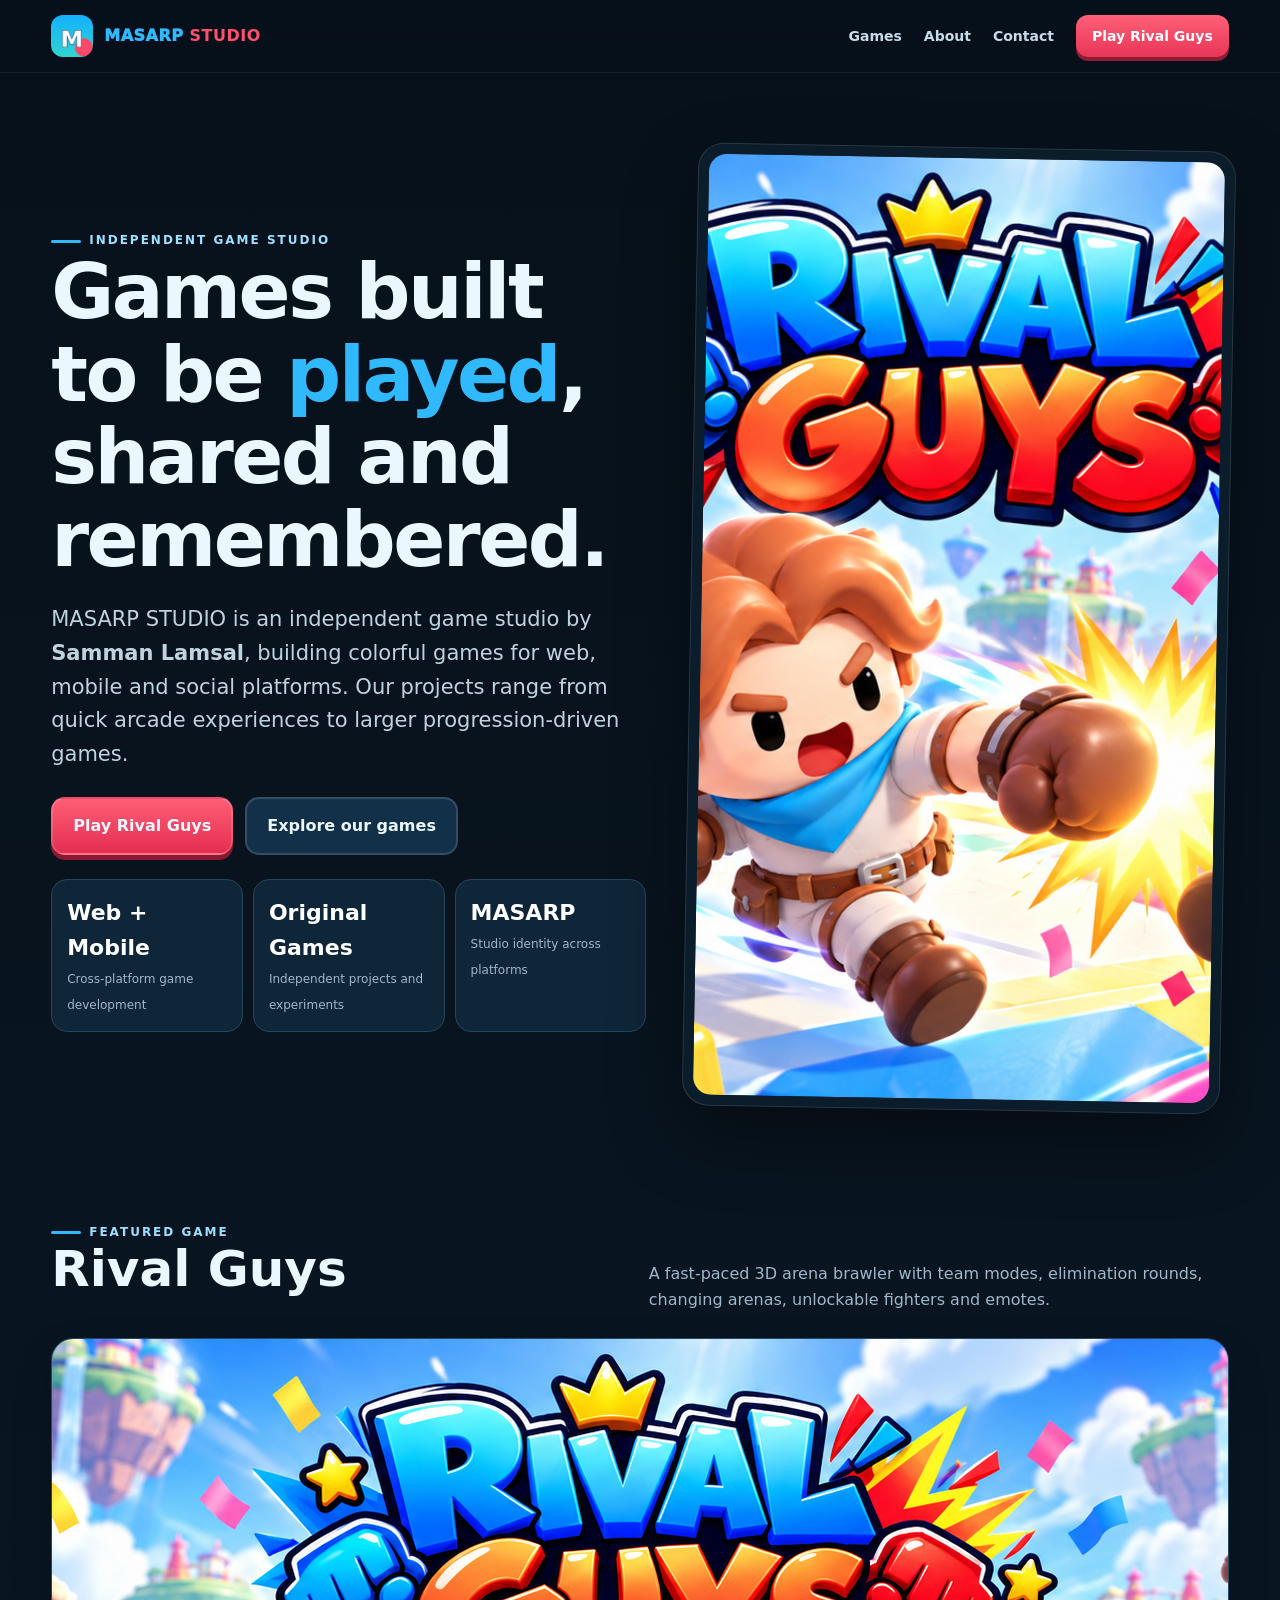
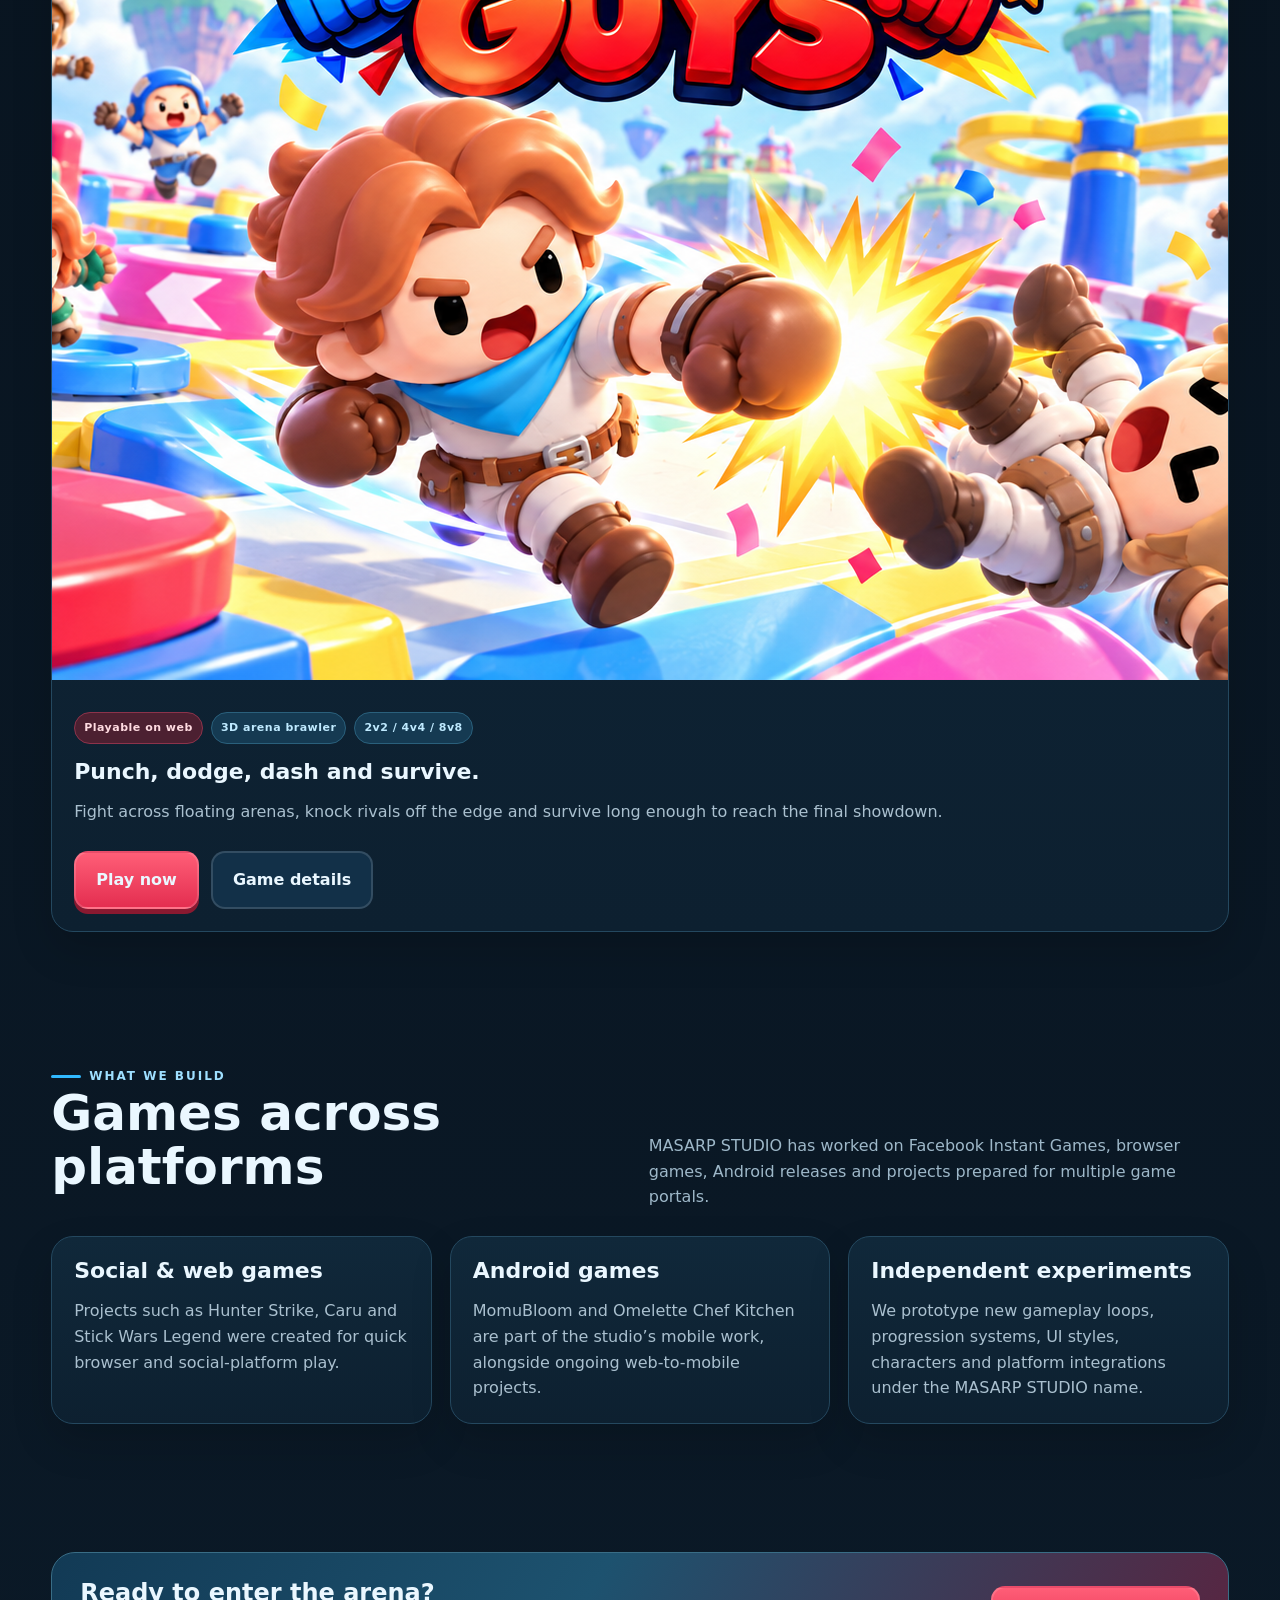
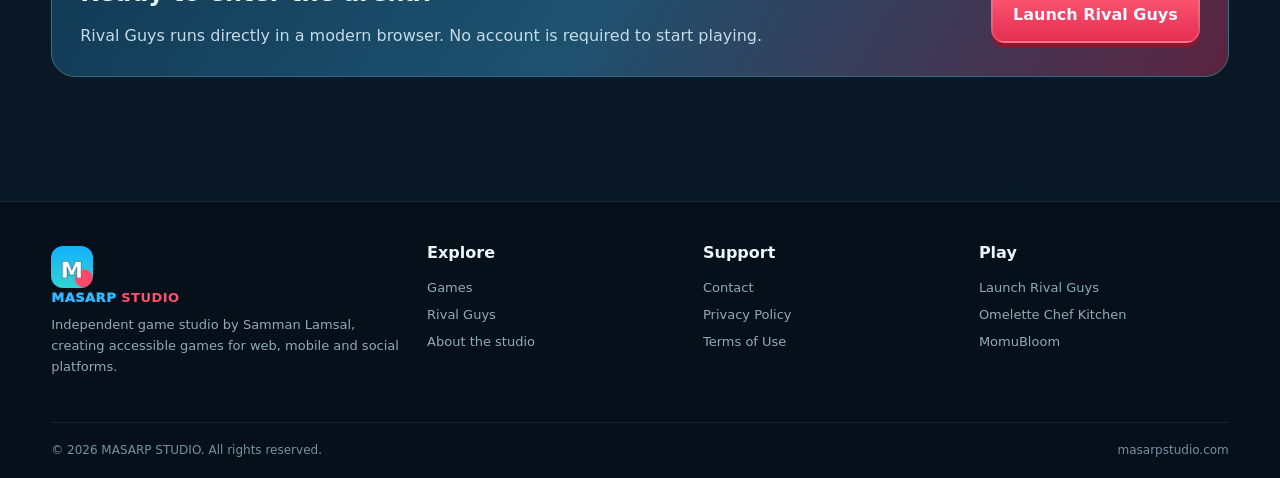
<file: index.html>
<!doctype html>
<html lang="en">
<head>
<meta charset="utf-8">
<meta name="viewport" content="width=device-width,initial-scale=1">
<title>MASARP STUDIO — Indie Games by Samman Lamsal</title>
<meta name="description" content="MASARP STUDIO by Samman Lamsal creates original web, mobile and social games including Rival Guys, Hunter Strike, Caru and Omelette Chef Kitchen.">
<meta name="robots" content="index,follow,max-image-preview:large,max-snippet:-1,max-video-preview:-1">
<link rel="canonical" href="https://masarpstudio.com/">
<meta property="og:type" content="website">
<meta property="og:site_name" content="MASARP STUDIO">
<meta property="og:title" content="MASARP STUDIO — Indie Games by Samman Lamsal">
<meta property="og:description" content="MASARP STUDIO by Samman Lamsal creates original web, mobile and social games including Rival Guys, Hunter Strike, Caru and Omelette Chef Kitchen.">
<meta property="og:url" content="https://masarpstudio.com/">
<meta property="og:image" content="https://masarpstudio.com/site-assets/rival-guys-landscape.png">
<meta name="twitter:card" content="summary_large_image">
<meta name="twitter:title" content="MASARP STUDIO — Indie Games by Samman Lamsal">
<meta name="twitter:description" content="MASARP STUDIO by Samman Lamsal creates original web, mobile and social games including Rival Guys, Hunter Strike, Caru and Omelette Chef Kitchen.">
<meta name="twitter:image" content="https://masarpstudio.com/site-assets/rival-guys-landscape.png">
<meta name="theme-color" content="#07111b">
<link rel="icon" href="favicon.ico" sizes="any">
<link rel="icon" type="image/png" href="favicon-48.png" sizes="48x48">
<link rel="apple-touch-icon" href="apple-touch-icon.png">
<link rel="manifest" href="site.webmanifest">
<link rel="stylesheet" href="site-css/site.css">
<script type="application/ld+json">{
"@context":"https://schema.org","@graph":[
{"@type":"Organization","@id":"https://masarpstudio.com/#organization","name":"MASARP STUDIO","url":"https://masarpstudio.com/","logo":"https://masarpstudio.com/site-assets/masarp-logo-512.png","founder":{"@type":"Person","name":"Samman Lamsal"},"email":"mailto:sammanlamsal31@gmail.com"},
{"@type":"WebSite","@id":"https://masarpstudio.com/#website","url":"https://masarpstudio.com/","name":"MASARP STUDIO","publisher":{"@id":"https://masarpstudio.com/#organization"}}
]}</script>
</head><body><a class="skip" href="#main">Skip to content</a>
<header class="site-header"><div class="wrap nav">
<a class="logo" href="index.html" aria-label="MASARP STUDIO home"><img src="site-assets/masarp-logo-192.png" alt="MASARP STUDIO logo"><div><span>MASARP</span> <b>STUDIO</b></div></a>
<nav class="nav-links" aria-label="Main navigation"><a href="games.html">Games</a><a href="about.html">About</a><a href="contact.html">Contact</a><a class="nav-cta" href="rival-guys.html">Play Rival Guys</a></nav>
</div></header><main id="main">
<div class="wrap hero"><div><div class="eyebrow">Independent game studio</div><h1>Games built to be <span class="accent">played</span>, shared and remembered.</h1><p class="lead">MASARP STUDIO is an independent game studio by <strong>Samman Lamsal</strong>, building colorful games for web, mobile and social platforms. Our projects range from quick arcade experiences to larger progression-driven games.</p><div class="hero-actions"><a class="btn primary" href="rival-guys.html">Play Rival Guys</a><a class="btn secondary" href="games.html">Explore our games</a></div><div class="stats"><div class="stat"><b>Web + Mobile</b><span>Cross-platform game development</span></div><div class="stat"><b>Original Games</b><span>Independent projects and experiments</span></div><div class="stat"><b>MASARP</b><span>Studio identity across platforms</span></div></div></div><div class="hero-card"><img src="site-assets/rival-guys-landscape.png" width="1672" height="941" alt="Rival Guys colorful floating arena battle"></div></div>
<section><div class="wrap"><div class="section-head"><div><div class="eyebrow">Featured game</div><h2>Rival Guys</h2></div><p>A fast-paced 3D arena brawler with team modes, elimination rounds, changing arenas, unlockable fighters and emotes.</p></div><article class="card game-card"><img src="site-assets/rival-guys-landscape.png" width="1672" height="941" alt="Rival Guys game cover"><div class="body"><div class="tag-row"><span class="tag hot">Playable on web</span><span class="tag">3D arena brawler</span><span class="tag">2v2 / 4v4 / 8v8</span></div><h3>Punch, dodge, dash and survive.</h3><p>Fight across floating arenas, knock rivals off the edge and survive long enough to reach the final showdown.</p><div class="actions"><a class="btn primary" href="play-rival-guys.html">Play now</a><a class="btn secondary" href="rival-guys.html">Game details</a></div></div></article></div></section>
<section><div class="wrap"><div class="section-head"><div><div class="eyebrow">What we build</div><h2>Games across platforms</h2></div><p>MASARP STUDIO has worked on Facebook Instant Games, browser games, Android releases and projects prepared for multiple game portals.</p></div><div class="cards"><div class="card"><h3>Social & web games</h3><p>Projects such as Hunter Strike, Caru and Stick Wars Legend were created for quick browser and social-platform play.</p></div><div class="card"><h3>Android games</h3><p>MomuBloom and Omelette Chef Kitchen are part of the studio’s mobile work, alongside ongoing web-to-mobile projects.</p></div><div class="card"><h3>Independent experiments</h3><p>We prototype new gameplay loops, progression systems, UI styles, characters and platform integrations under the MASARP STUDIO name.</p></div></div></div></section>
<section><div class="wrap play-banner"><div><h2>Ready to enter the arena?</h2><p>Rival Guys runs directly in a modern browser. No account is required to start playing.</p></div><a class="btn primary" href="play-rival-guys.html">Launch Rival Guys</a></div></section>
</main><footer class="site-footer"><div class="wrap footer-grid">
<div><a class="logo" href="index.html"><img src="site-assets/masarp-logo-192.png" alt=""><div><span>MASARP</span> <b>STUDIO</b></div></a><p>Independent game studio by Samman Lamsal, creating accessible games for web, mobile and social platforms.</p></div>
<div><h4>Explore</h4><a href="games.html">Games</a><a href="rival-guys.html">Rival Guys</a><a href="about.html">About the studio</a></div>
<div><h4>Support</h4><a href="contact.html">Contact</a><a href="privacy.html">Privacy Policy</a><a href="terms.html">Terms of Use</a></div>
<div><h4>Play</h4><a href="play-rival-guys.html">Launch Rival Guys</a><a href="https://play.google.com/store/apps/details?id=com.Masarp.Omletter" rel="noopener">Omelette Chef Kitchen</a><a href="https://play.google.com/store/apps/details?id=com.masarpstudio.momubloom" rel="noopener">MomuBloom</a></div>
</div><div class="wrap footer-bottom"><span>© 2026 MASARP STUDIO. All rights reserved.</span><span>masarpstudio.com</span></div></footer></body></html>
</file>
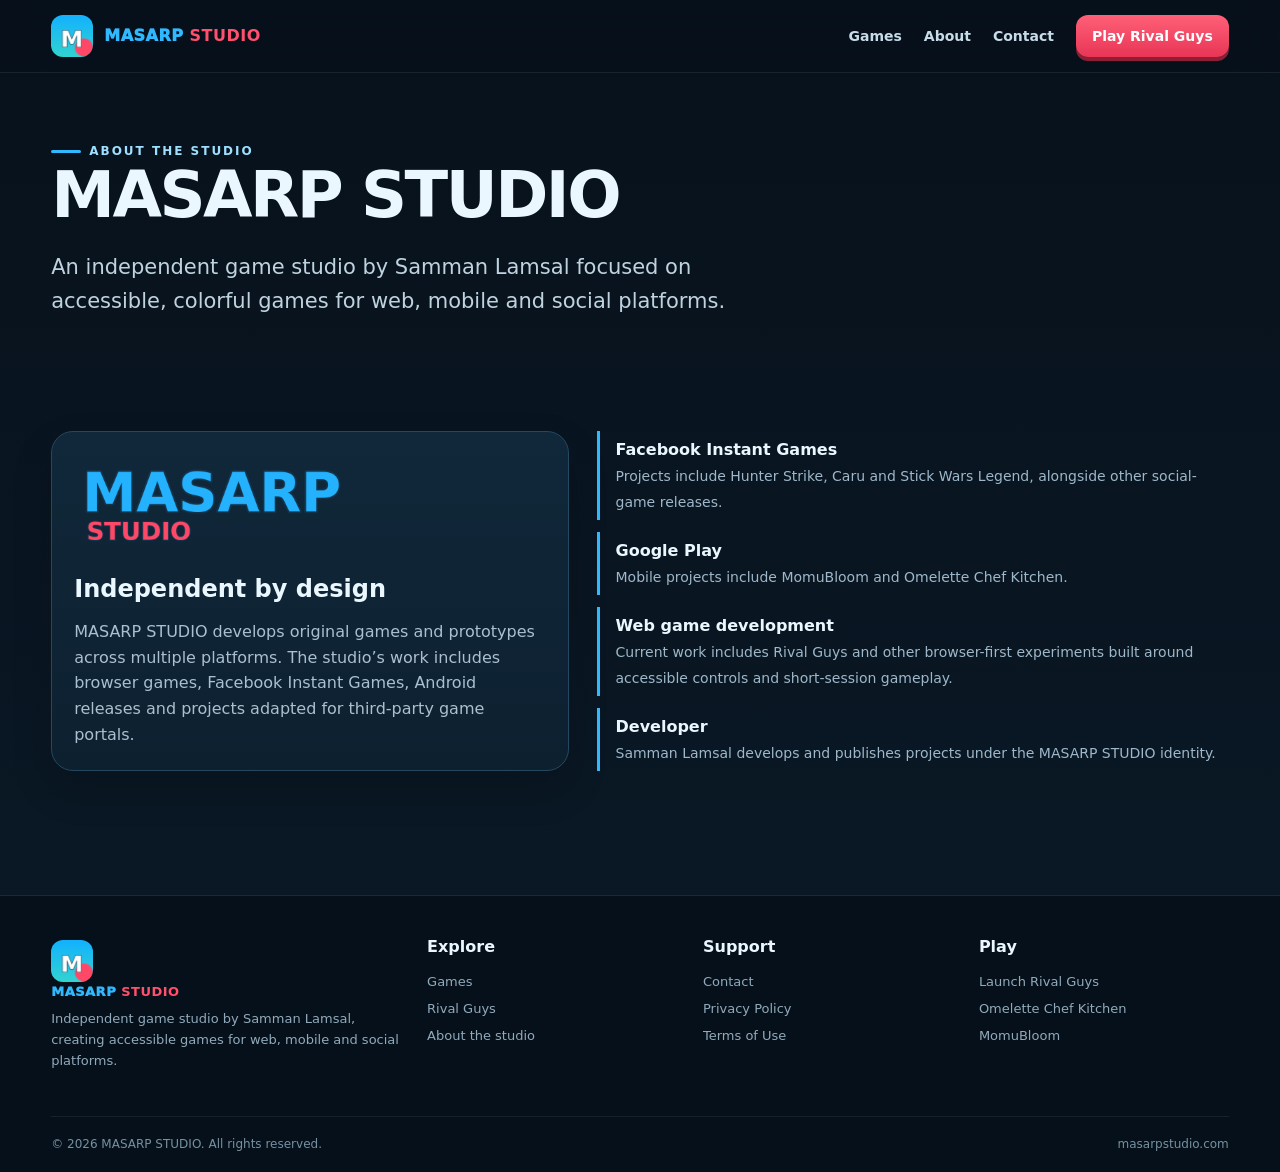
<file: about.html>
<!doctype html>
<html lang="en">
<head>
<meta charset="utf-8">
<meta name="viewport" content="width=device-width,initial-scale=1">
<title>About MASARP STUDIO — Independent Game Studio</title>
<meta name="description" content="Learn about MASARP STUDIO, an independent game studio by Samman Lamsal creating games for web, mobile, Facebook Instant Games and other platforms.">
<meta name="robots" content="index,follow,max-image-preview:large,max-snippet:-1,max-video-preview:-1">
<link rel="canonical" href="https://masarpstudio.com/about.html">
<meta property="og:type" content="website">
<meta property="og:site_name" content="MASARP STUDIO">
<meta property="og:title" content="About MASARP STUDIO — Independent Game Studio">
<meta property="og:description" content="Learn about MASARP STUDIO, an independent game studio by Samman Lamsal creating games for web, mobile, Facebook Instant Games and other platforms.">
<meta property="og:url" content="https://masarpstudio.com/about.html">
<meta property="og:image" content="https://masarpstudio.com/site-assets/rival-guys-landscape.png">
<meta name="twitter:card" content="summary_large_image">
<meta name="twitter:title" content="About MASARP STUDIO — Independent Game Studio">
<meta name="twitter:description" content="Learn about MASARP STUDIO, an independent game studio by Samman Lamsal creating games for web, mobile, Facebook Instant Games and other platforms.">
<meta name="twitter:image" content="https://masarpstudio.com/site-assets/rival-guys-landscape.png">
<meta name="theme-color" content="#07111b">
<link rel="icon" href="favicon.ico" sizes="any">
<link rel="icon" type="image/png" href="favicon-48.png" sizes="48x48">
<link rel="apple-touch-icon" href="apple-touch-icon.png">
<link rel="manifest" href="site.webmanifest">
<link rel="stylesheet" href="site-css/site.css">
<script type="application/ld+json">{"@context":"https://schema.org","@type":"AboutPage","name":"About MASARP STUDIO","url":"https://masarpstudio.com/about.html","mainEntity":{"@id":"https://masarpstudio.com/#organization"}}</script>
</head><body><a class="skip" href="#main">Skip to content</a>
<header class="site-header"><div class="wrap nav">
<a class="logo" href="index.html" aria-label="MASARP STUDIO home"><img src="site-assets/masarp-logo-192.png" alt="MASARP STUDIO logo"><div><span>MASARP</span> <b>STUDIO</b></div></a>
<nav class="nav-links" aria-label="Main navigation"><a href="games.html">Games</a><a href="about.html">About</a><a href="contact.html">Contact</a><a class="nav-cta" href="rival-guys.html">Play Rival Guys</a></nav>
</div></header><main id="main"><div class="wrap page-hero"><div class="eyebrow">About the studio</div><h1>MASARP STUDIO</h1><p class="lead">An independent game studio by Samman Lamsal focused on accessible, colorful games for web, mobile and social platforms.</p></div><section><div class="wrap about-grid"><div class="card"><img src="site-assets/masarp-wordmark.png" alt="MASARP STUDIO wordmark" style="max-width:420px;margin-bottom:18px"><h2>Independent by design</h2><p>MASARP STUDIO develops original games and prototypes across multiple platforms. The studio’s work includes browser games, Facebook Instant Games, Android releases and projects adapted for third-party game portals.</p></div><div class="timeline"><div class="timeline-item"><b>Facebook Instant Games</b><span>Projects include Hunter Strike, Caru and Stick Wars Legend, alongside other social-game releases.</span></div><div class="timeline-item"><b>Google Play</b><span>Mobile projects include MomuBloom and Omelette Chef Kitchen.</span></div><div class="timeline-item"><b>Web game development</b><span>Current work includes Rival Guys and other browser-first experiments built around accessible controls and short-session gameplay.</span></div><div class="timeline-item"><b>Developer</b><span>Samman Lamsal develops and publishes projects under the MASARP STUDIO identity.</span></div></div></div></section></main><footer class="site-footer"><div class="wrap footer-grid">
<div><a class="logo" href="index.html"><img src="site-assets/masarp-logo-192.png" alt=""><div><span>MASARP</span> <b>STUDIO</b></div></a><p>Independent game studio by Samman Lamsal, creating accessible games for web, mobile and social platforms.</p></div>
<div><h4>Explore</h4><a href="games.html">Games</a><a href="rival-guys.html">Rival Guys</a><a href="about.html">About the studio</a></div>
<div><h4>Support</h4><a href="contact.html">Contact</a><a href="privacy.html">Privacy Policy</a><a href="terms.html">Terms of Use</a></div>
<div><h4>Play</h4><a href="play-rival-guys.html">Launch Rival Guys</a><a href="https://play.google.com/store/apps/details?id=com.Masarp.Omletter" rel="noopener">Omelette Chef Kitchen</a><a href="https://play.google.com/store/apps/details?id=com.masarpstudio.momubloom" rel="noopener">MomuBloom</a></div>
</div><div class="wrap footer-bottom"><span>© 2026 MASARP STUDIO. All rights reserved.</span><span>masarpstudio.com</span></div></footer></body></html>
</file>
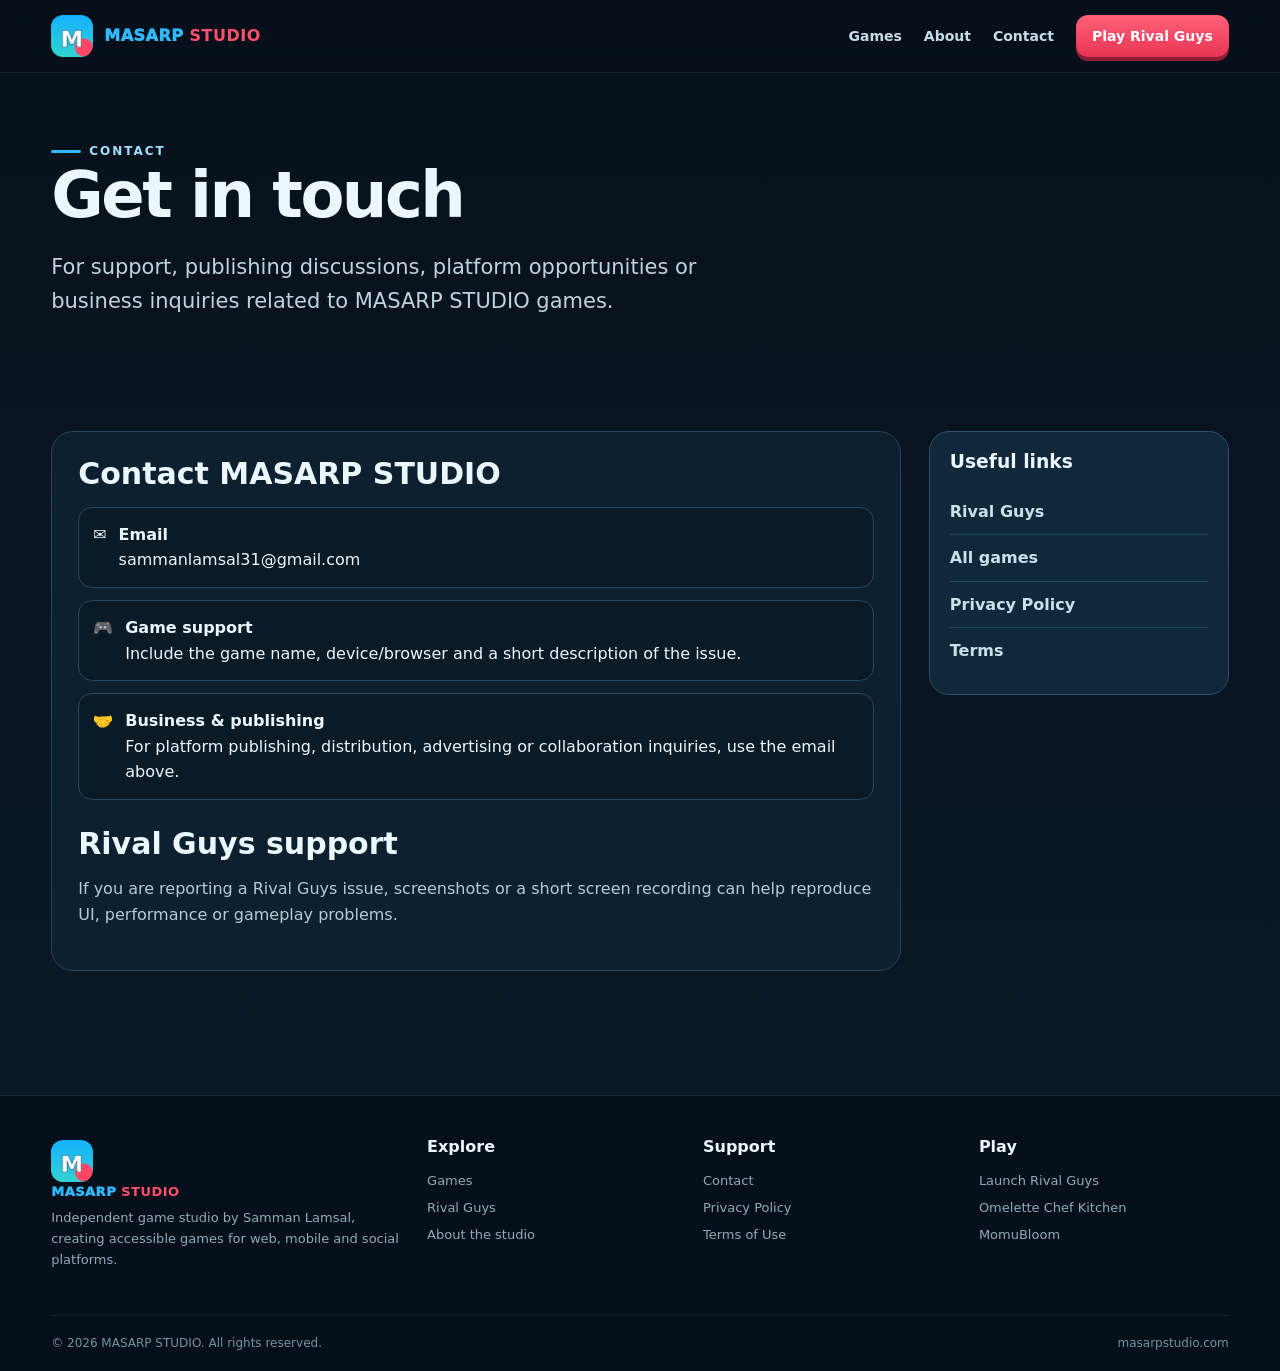
<file: contact.html>
<!doctype html>
<html lang="en">
<head>
<meta charset="utf-8">
<meta name="viewport" content="width=device-width,initial-scale=1">
<title>Contact MASARP STUDIO — Game Support &amp; Business Inquiries</title>
<meta name="description" content="Contact MASARP STUDIO for game support, publishing inquiries, business opportunities and feedback about Rival Guys or other studio projects.">
<meta name="robots" content="index,follow,max-image-preview:large,max-snippet:-1,max-video-preview:-1">
<link rel="canonical" href="https://masarpstudio.com/contact.html">
<meta property="og:type" content="website">
<meta property="og:site_name" content="MASARP STUDIO">
<meta property="og:title" content="Contact MASARP STUDIO — Game Support &amp; Business Inquiries">
<meta property="og:description" content="Contact MASARP STUDIO for game support, publishing inquiries, business opportunities and feedback about Rival Guys or other studio projects.">
<meta property="og:url" content="https://masarpstudio.com/contact.html">
<meta property="og:image" content="https://masarpstudio.com/site-assets/rival-guys-landscape.png">
<meta name="twitter:card" content="summary_large_image">
<meta name="twitter:title" content="Contact MASARP STUDIO — Game Support &amp; Business Inquiries">
<meta name="twitter:description" content="Contact MASARP STUDIO for game support, publishing inquiries, business opportunities and feedback about Rival Guys or other studio projects.">
<meta name="twitter:image" content="https://masarpstudio.com/site-assets/rival-guys-landscape.png">
<meta name="theme-color" content="#07111b">
<link rel="icon" href="favicon.ico" sizes="any">
<link rel="icon" type="image/png" href="favicon-48.png" sizes="48x48">
<link rel="apple-touch-icon" href="apple-touch-icon.png">
<link rel="manifest" href="site.webmanifest">
<link rel="stylesheet" href="site-css/site.css">

</head><body><a class="skip" href="#main">Skip to content</a>
<header class="site-header"><div class="wrap nav">
<a class="logo" href="index.html" aria-label="MASARP STUDIO home"><img src="site-assets/masarp-logo-192.png" alt="MASARP STUDIO logo"><div><span>MASARP</span> <b>STUDIO</b></div></a>
<nav class="nav-links" aria-label="Main navigation"><a href="games.html">Games</a><a href="about.html">About</a><a href="contact.html">Contact</a><a class="nav-cta" href="rival-guys.html">Play Rival Guys</a></nav>
</div></header><main id="main"><div class="wrap page-hero"><div class="eyebrow">Contact</div><h1>Get in touch</h1><p class="lead">For support, publishing discussions, platform opportunities or business inquiries related to MASARP STUDIO games.</p></div><section><div class="wrap page-grid"><article class="content-card"><h2>Contact MASARP STUDIO</h2><div class="contact-list"><div class="contact-line"><div>✉️</div><div><b>Email</b><br><a href="mailto:sammanlamsal31@gmail.com">sammanlamsal31@gmail.com</a></div></div><div class="contact-line"><div>🎮</div><div><b>Game support</b><br><span>Include the game name, device/browser and a short description of the issue.</span></div></div><div class="contact-line"><div>🤝</div><div><b>Business & publishing</b><br><span>For platform publishing, distribution, advertising or collaboration inquiries, use the email above.</span></div></div></div><h2>Rival Guys support</h2><p>If you are reporting a Rival Guys issue, screenshots or a short screen recording can help reproduce UI, performance or gameplay problems.</p></article><aside class="side-card"><h3>Useful links</h3><a href="rival-guys.html">Rival Guys</a><a href="games.html">All games</a><a href="privacy.html">Privacy Policy</a><a href="terms.html">Terms</a></aside></div></section></main><footer class="site-footer"><div class="wrap footer-grid">
<div><a class="logo" href="index.html"><img src="site-assets/masarp-logo-192.png" alt=""><div><span>MASARP</span> <b>STUDIO</b></div></a><p>Independent game studio by Samman Lamsal, creating accessible games for web, mobile and social platforms.</p></div>
<div><h4>Explore</h4><a href="games.html">Games</a><a href="rival-guys.html">Rival Guys</a><a href="about.html">About the studio</a></div>
<div><h4>Support</h4><a href="contact.html">Contact</a><a href="privacy.html">Privacy Policy</a><a href="terms.html">Terms of Use</a></div>
<div><h4>Play</h4><a href="play-rival-guys.html">Launch Rival Guys</a><a href="https://play.google.com/store/apps/details?id=com.Masarp.Omletter" rel="noopener">Omelette Chef Kitchen</a><a href="https://play.google.com/store/apps/details?id=com.masarpstudio.momubloom" rel="noopener">MomuBloom</a></div>
</div><div class="wrap footer-bottom"><span>© 2026 MASARP STUDIO. All rights reserved.</span><span>masarpstudio.com</span></div></footer></body></html>
</file>
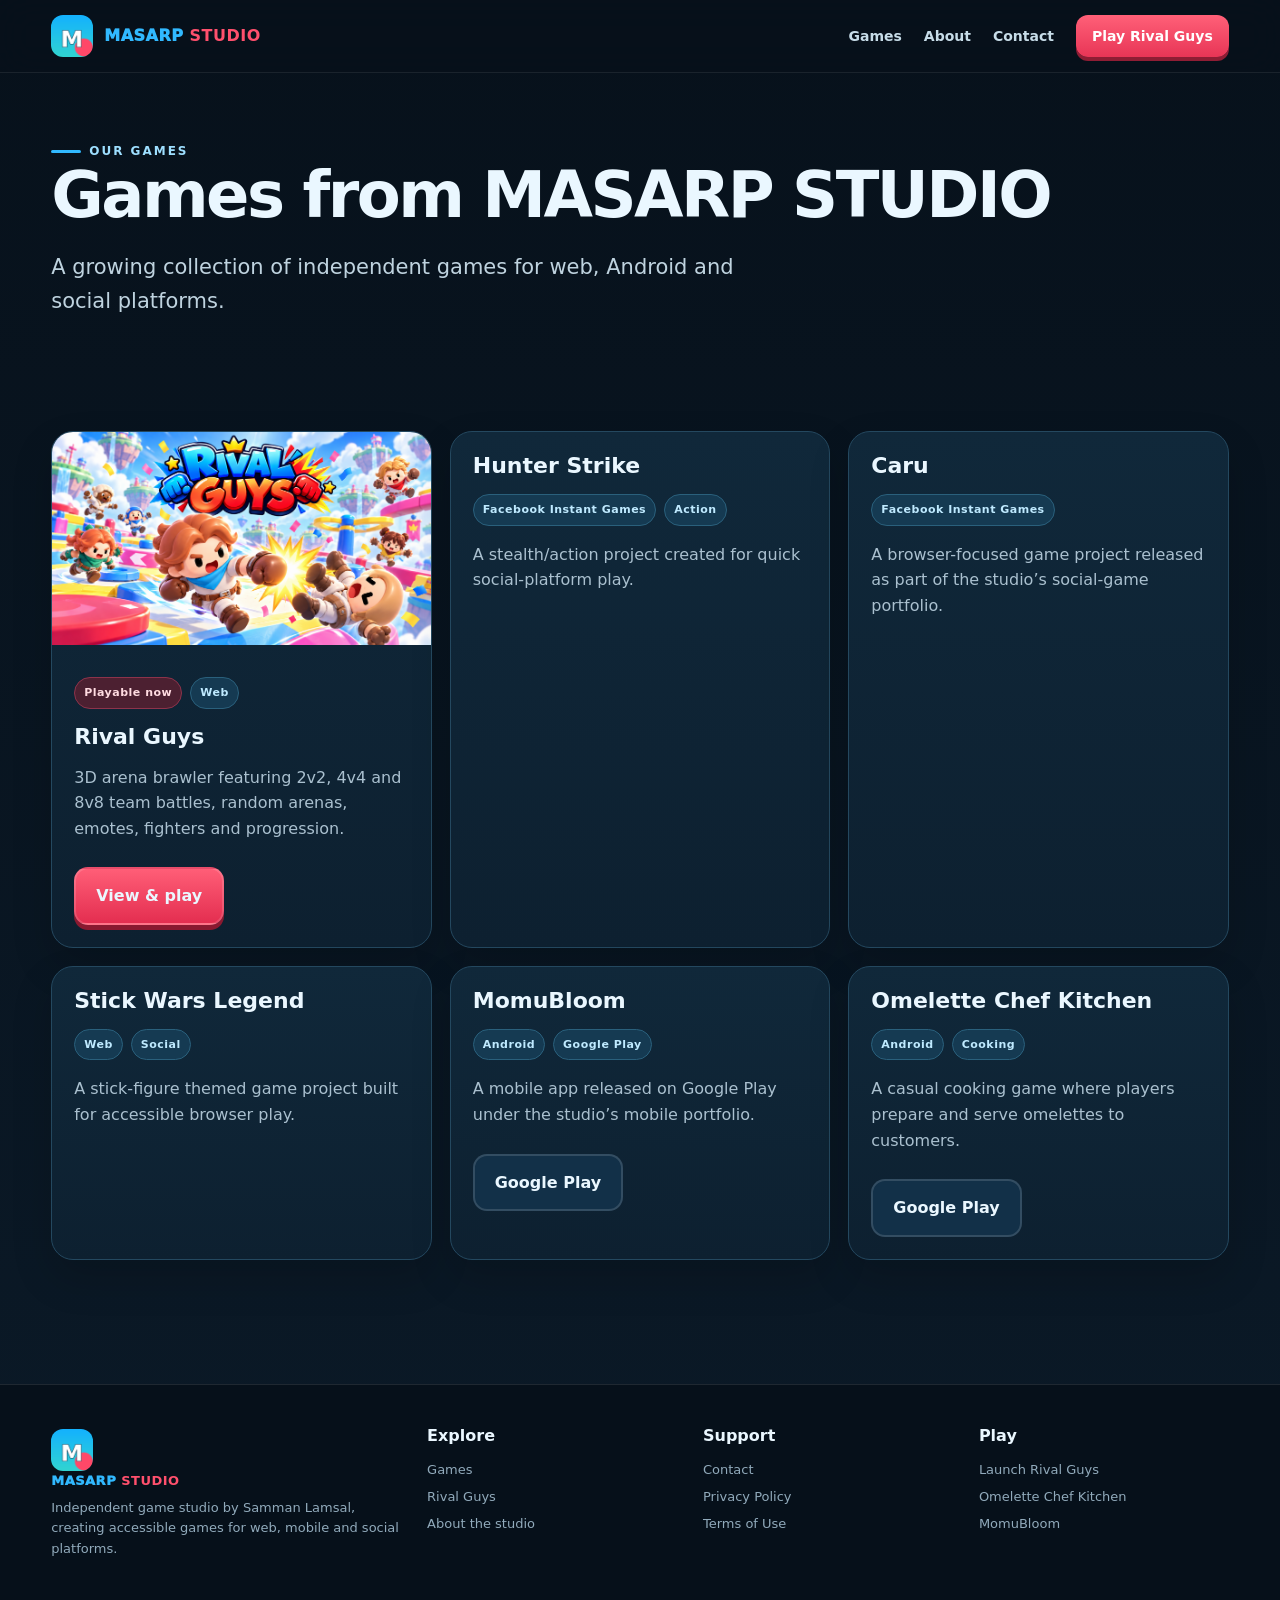
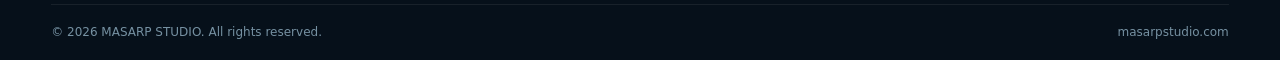
<file: games.html>
<!doctype html>
<html lang="en">
<head>
<meta charset="utf-8">
<meta name="viewport" content="width=device-width,initial-scale=1">
<title>Games by MASARP STUDIO — Web, Mobile &amp; Social Games</title>
<meta name="description" content="Explore games created by MASARP STUDIO, including Rival Guys, Hunter Strike, Caru, Stick Wars Legend, MomuBloom and Omelette Chef Kitchen.">
<meta name="robots" content="index,follow,max-image-preview:large,max-snippet:-1,max-video-preview:-1">
<link rel="canonical" href="https://masarpstudio.com/games.html">
<meta property="og:type" content="website">
<meta property="og:site_name" content="MASARP STUDIO">
<meta property="og:title" content="Games by MASARP STUDIO — Web, Mobile &amp; Social Games">
<meta property="og:description" content="Explore games created by MASARP STUDIO, including Rival Guys, Hunter Strike, Caru, Stick Wars Legend, MomuBloom and Omelette Chef Kitchen.">
<meta property="og:url" content="https://masarpstudio.com/games.html">
<meta property="og:image" content="https://masarpstudio.com/site-assets/rival-guys-landscape.png">
<meta name="twitter:card" content="summary_large_image">
<meta name="twitter:title" content="Games by MASARP STUDIO — Web, Mobile &amp; Social Games">
<meta name="twitter:description" content="Explore games created by MASARP STUDIO, including Rival Guys, Hunter Strike, Caru, Stick Wars Legend, MomuBloom and Omelette Chef Kitchen.">
<meta name="twitter:image" content="https://masarpstudio.com/site-assets/rival-guys-landscape.png">
<meta name="theme-color" content="#07111b">
<link rel="icon" href="favicon.ico" sizes="any">
<link rel="icon" type="image/png" href="favicon-48.png" sizes="48x48">
<link rel="apple-touch-icon" href="apple-touch-icon.png">
<link rel="manifest" href="site.webmanifest">
<link rel="stylesheet" href="site-css/site.css">
<script type="application/ld+json">{"@context":"https://schema.org","@type":"CollectionPage","name":"MASARP STUDIO Games","url":"https://masarpstudio.com/games.html","isPartOf":{"@id":"https://masarpstudio.com/#website"}}</script>
</head><body><a class="skip" href="#main">Skip to content</a>
<header class="site-header"><div class="wrap nav">
<a class="logo" href="index.html" aria-label="MASARP STUDIO home"><img src="site-assets/masarp-logo-192.png" alt="MASARP STUDIO logo"><div><span>MASARP</span> <b>STUDIO</b></div></a>
<nav class="nav-links" aria-label="Main navigation"><a href="games.html">Games</a><a href="about.html">About</a><a href="contact.html">Contact</a><a class="nav-cta" href="rival-guys.html">Play Rival Guys</a></nav>
</div></header><main id="main"><div class="wrap page-hero"><div class="eyebrow">Our games</div><h1>Games from MASARP STUDIO</h1><p class="lead">A growing collection of independent games for web, Android and social platforms.</p></div><section><div class="wrap cards">
<article class="card game-card"><img src="site-assets/rival-guys-landscape.png" alt="Rival Guys arena battle"><div class="body"><div class="tag-row"><span class="tag hot">Playable now</span><span class="tag">Web</span></div><h3>Rival Guys</h3><p>3D arena brawler featuring 2v2, 4v4 and 8v8 team battles, random arenas, emotes, fighters and progression.</p><div class="actions"><a class="btn primary" href="rival-guys.html">View & play</a></div></div></article>
<article class="card"><h3>Hunter Strike</h3><div class="tag-row"><span class="tag">Facebook Instant Games</span><span class="tag">Action</span></div><p>A stealth/action project created for quick social-platform play.</p></article>
<article class="card"><h3>Caru</h3><div class="tag-row"><span class="tag">Facebook Instant Games</span></div><p>A browser-focused game project released as part of the studio’s social-game portfolio.</p></article>
<article class="card"><h3>Stick Wars Legend</h3><div class="tag-row"><span class="tag">Web</span><span class="tag">Social</span></div><p>A stick-figure themed game project built for accessible browser play.</p></article>
<article class="card"><h3>MomuBloom</h3><div class="tag-row"><span class="tag">Android</span><span class="tag">Google Play</span></div><p>A mobile app released on Google Play under the studio’s mobile portfolio.</p><div class="actions"><a class="btn secondary" href="https://play.google.com/store/apps/details?id=com.masarpstudio.momubloom" rel="noopener">Google Play</a></div></article>
<article class="card"><h3>Omelette Chef Kitchen</h3><div class="tag-row"><span class="tag">Android</span><span class="tag">Cooking</span></div><p>A casual cooking game where players prepare and serve omelettes to customers.</p><div class="actions"><a class="btn secondary" href="https://play.google.com/store/apps/details?id=com.Masarp.Omletter" rel="noopener">Google Play</a></div></article>
</div></section></main><footer class="site-footer"><div class="wrap footer-grid">
<div><a class="logo" href="index.html"><img src="site-assets/masarp-logo-192.png" alt=""><div><span>MASARP</span> <b>STUDIO</b></div></a><p>Independent game studio by Samman Lamsal, creating accessible games for web, mobile and social platforms.</p></div>
<div><h4>Explore</h4><a href="games.html">Games</a><a href="rival-guys.html">Rival Guys</a><a href="about.html">About the studio</a></div>
<div><h4>Support</h4><a href="contact.html">Contact</a><a href="privacy.html">Privacy Policy</a><a href="terms.html">Terms of Use</a></div>
<div><h4>Play</h4><a href="play-rival-guys.html">Launch Rival Guys</a><a href="https://play.google.com/store/apps/details?id=com.Masarp.Omletter" rel="noopener">Omelette Chef Kitchen</a><a href="https://play.google.com/store/apps/details?id=com.masarpstudio.momubloom" rel="noopener">MomuBloom</a></div>
</div><div class="wrap footer-bottom"><span>© 2026 MASARP STUDIO. All rights reserved.</span><span>masarpstudio.com</span></div></footer></body></html>
</file>
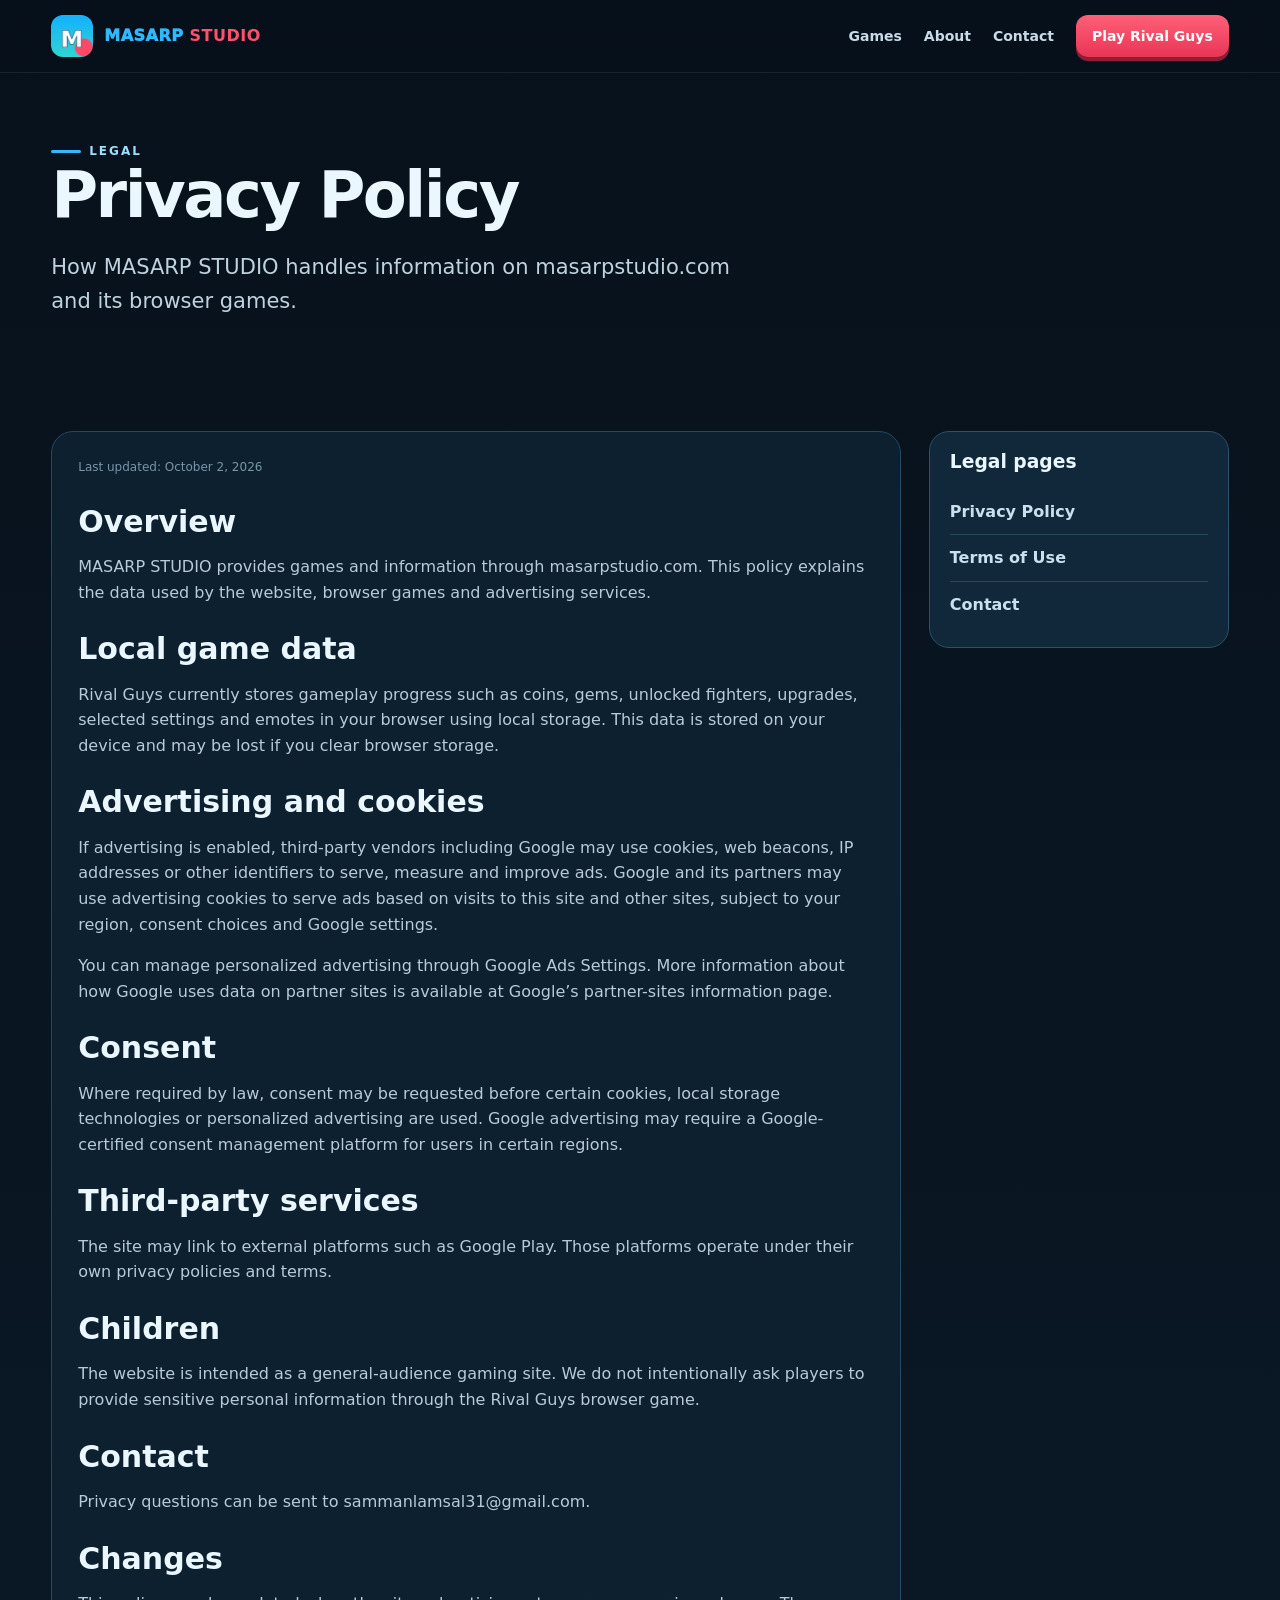
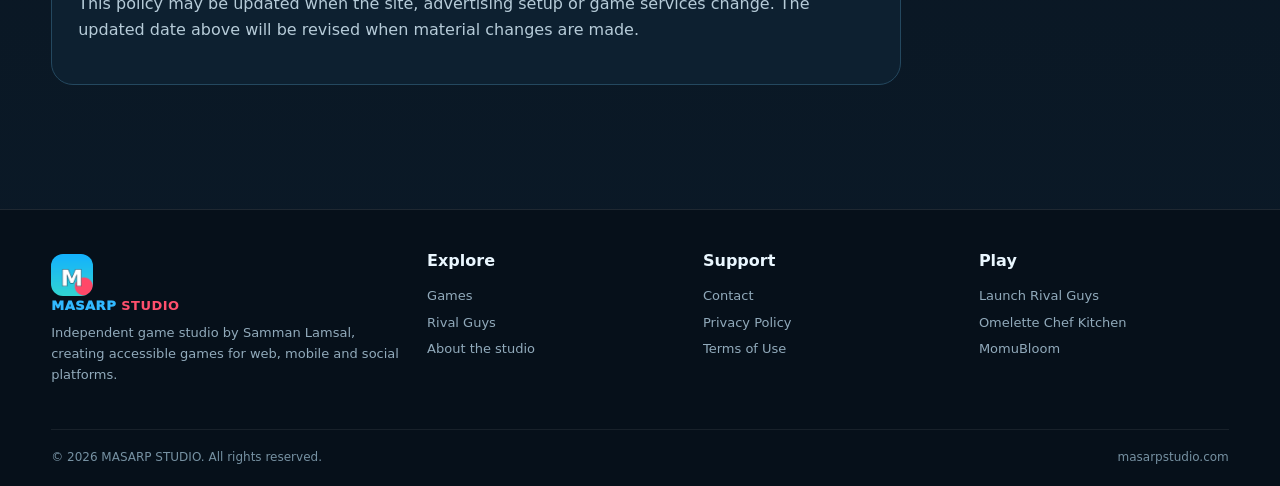
<file: privacy.html>
<!doctype html>
<html lang="en">
<head>
<meta charset="utf-8">
<meta name="viewport" content="width=device-width,initial-scale=1">
<title>Privacy Policy — MASARP STUDIO</title>
<meta name="description" content="Read the MASARP STUDIO privacy policy covering browser game saves, advertising technologies, cookies, local storage and third-party services.">
<meta name="robots" content="index,follow,max-image-preview:large,max-snippet:-1,max-video-preview:-1">
<link rel="canonical" href="https://masarpstudio.com/privacy.html">
<meta property="og:type" content="website">
<meta property="og:site_name" content="MASARP STUDIO">
<meta property="og:title" content="Privacy Policy — MASARP STUDIO">
<meta property="og:description" content="Read the MASARP STUDIO privacy policy covering browser game saves, advertising technologies, cookies, local storage and third-party services.">
<meta property="og:url" content="https://masarpstudio.com/privacy.html">
<meta property="og:image" content="https://masarpstudio.com/site-assets/rival-guys-landscape.png">
<meta name="twitter:card" content="summary_large_image">
<meta name="twitter:title" content="Privacy Policy — MASARP STUDIO">
<meta name="twitter:description" content="Read the MASARP STUDIO privacy policy covering browser game saves, advertising technologies, cookies, local storage and third-party services.">
<meta name="twitter:image" content="https://masarpstudio.com/site-assets/rival-guys-landscape.png">
<meta name="theme-color" content="#07111b">
<link rel="icon" href="favicon.ico" sizes="any">
<link rel="icon" type="image/png" href="favicon-48.png" sizes="48x48">
<link rel="apple-touch-icon" href="apple-touch-icon.png">
<link rel="manifest" href="site.webmanifest">
<link rel="stylesheet" href="site-css/site.css">

</head><body><a class="skip" href="#main">Skip to content</a>
<header class="site-header"><div class="wrap nav">
<a class="logo" href="index.html" aria-label="MASARP STUDIO home"><img src="site-assets/masarp-logo-192.png" alt="MASARP STUDIO logo"><div><span>MASARP</span> <b>STUDIO</b></div></a>
<nav class="nav-links" aria-label="Main navigation"><a href="games.html">Games</a><a href="about.html">About</a><a href="contact.html">Contact</a><a class="nav-cta" href="rival-guys.html">Play Rival Guys</a></nav>
</div></header><main id="main"><div class="wrap page-hero"><div class="eyebrow">Legal</div><h1>Privacy Policy</h1><p class="lead">How MASARP STUDIO handles information on masarpstudio.com and its browser games.</p></div><section><div class="wrap page-grid"><article class="content-card"><div class="legal-date">Last updated: October 2, 2026</div><h2>Overview</h2><p>MASARP STUDIO provides games and information through masarpstudio.com. This policy explains the data used by the website, browser games and advertising services.</p><h2>Local game data</h2><p>Rival Guys currently stores gameplay progress such as coins, gems, unlocked fighters, upgrades, selected settings and emotes in your browser using local storage. This data is stored on your device and may be lost if you clear browser storage.</p><h2>Advertising and cookies</h2><p>If advertising is enabled, third-party vendors including Google may use cookies, web beacons, IP addresses or other identifiers to serve, measure and improve ads. Google and its partners may use advertising cookies to serve ads based on visits to this site and other sites, subject to your region, consent choices and Google settings.</p><p>You can manage personalized advertising through <a href="https://adssettings.google.com/" rel="noopener">Google Ads Settings</a>. More information about how Google uses data on partner sites is available at <a href="https://policies.google.com/technologies/partner-sites" rel="noopener">Google’s partner-sites information page</a>.</p><h2>Consent</h2><p>Where required by law, consent may be requested before certain cookies, local storage technologies or personalized advertising are used. Google advertising may require a Google-certified consent management platform for users in certain regions.</p><h2>Third-party services</h2><p>The site may link to external platforms such as Google Play. Those platforms operate under their own privacy policies and terms.</p><h2>Children</h2><p>The website is intended as a general-audience gaming site. We do not intentionally ask players to provide sensitive personal information through the Rival Guys browser game.</p><h2>Contact</h2><p>Privacy questions can be sent to <a href="mailto:sammanlamsal31@gmail.com">sammanlamsal31@gmail.com</a>.</p><h2>Changes</h2><p>This policy may be updated when the site, advertising setup or game services change. The updated date above will be revised when material changes are made.</p></article><aside class="side-card"><h3>Legal pages</h3><a href="privacy.html">Privacy Policy</a><a href="terms.html">Terms of Use</a><a href="contact.html">Contact</a></aside></div></section></main><footer class="site-footer"><div class="wrap footer-grid">
<div><a class="logo" href="index.html"><img src="site-assets/masarp-logo-192.png" alt=""><div><span>MASARP</span> <b>STUDIO</b></div></a><p>Independent game studio by Samman Lamsal, creating accessible games for web, mobile and social platforms.</p></div>
<div><h4>Explore</h4><a href="games.html">Games</a><a href="rival-guys.html">Rival Guys</a><a href="about.html">About the studio</a></div>
<div><h4>Support</h4><a href="contact.html">Contact</a><a href="privacy.html">Privacy Policy</a><a href="terms.html">Terms of Use</a></div>
<div><h4>Play</h4><a href="play-rival-guys.html">Launch Rival Guys</a><a href="https://play.google.com/store/apps/details?id=com.Masarp.Omletter" rel="noopener">Omelette Chef Kitchen</a><a href="https://play.google.com/store/apps/details?id=com.masarpstudio.momubloom" rel="noopener">MomuBloom</a></div>
</div><div class="wrap footer-bottom"><span>© 2026 MASARP STUDIO. All rights reserved.</span><span>masarpstudio.com</span></div></footer></body></html>
</file>
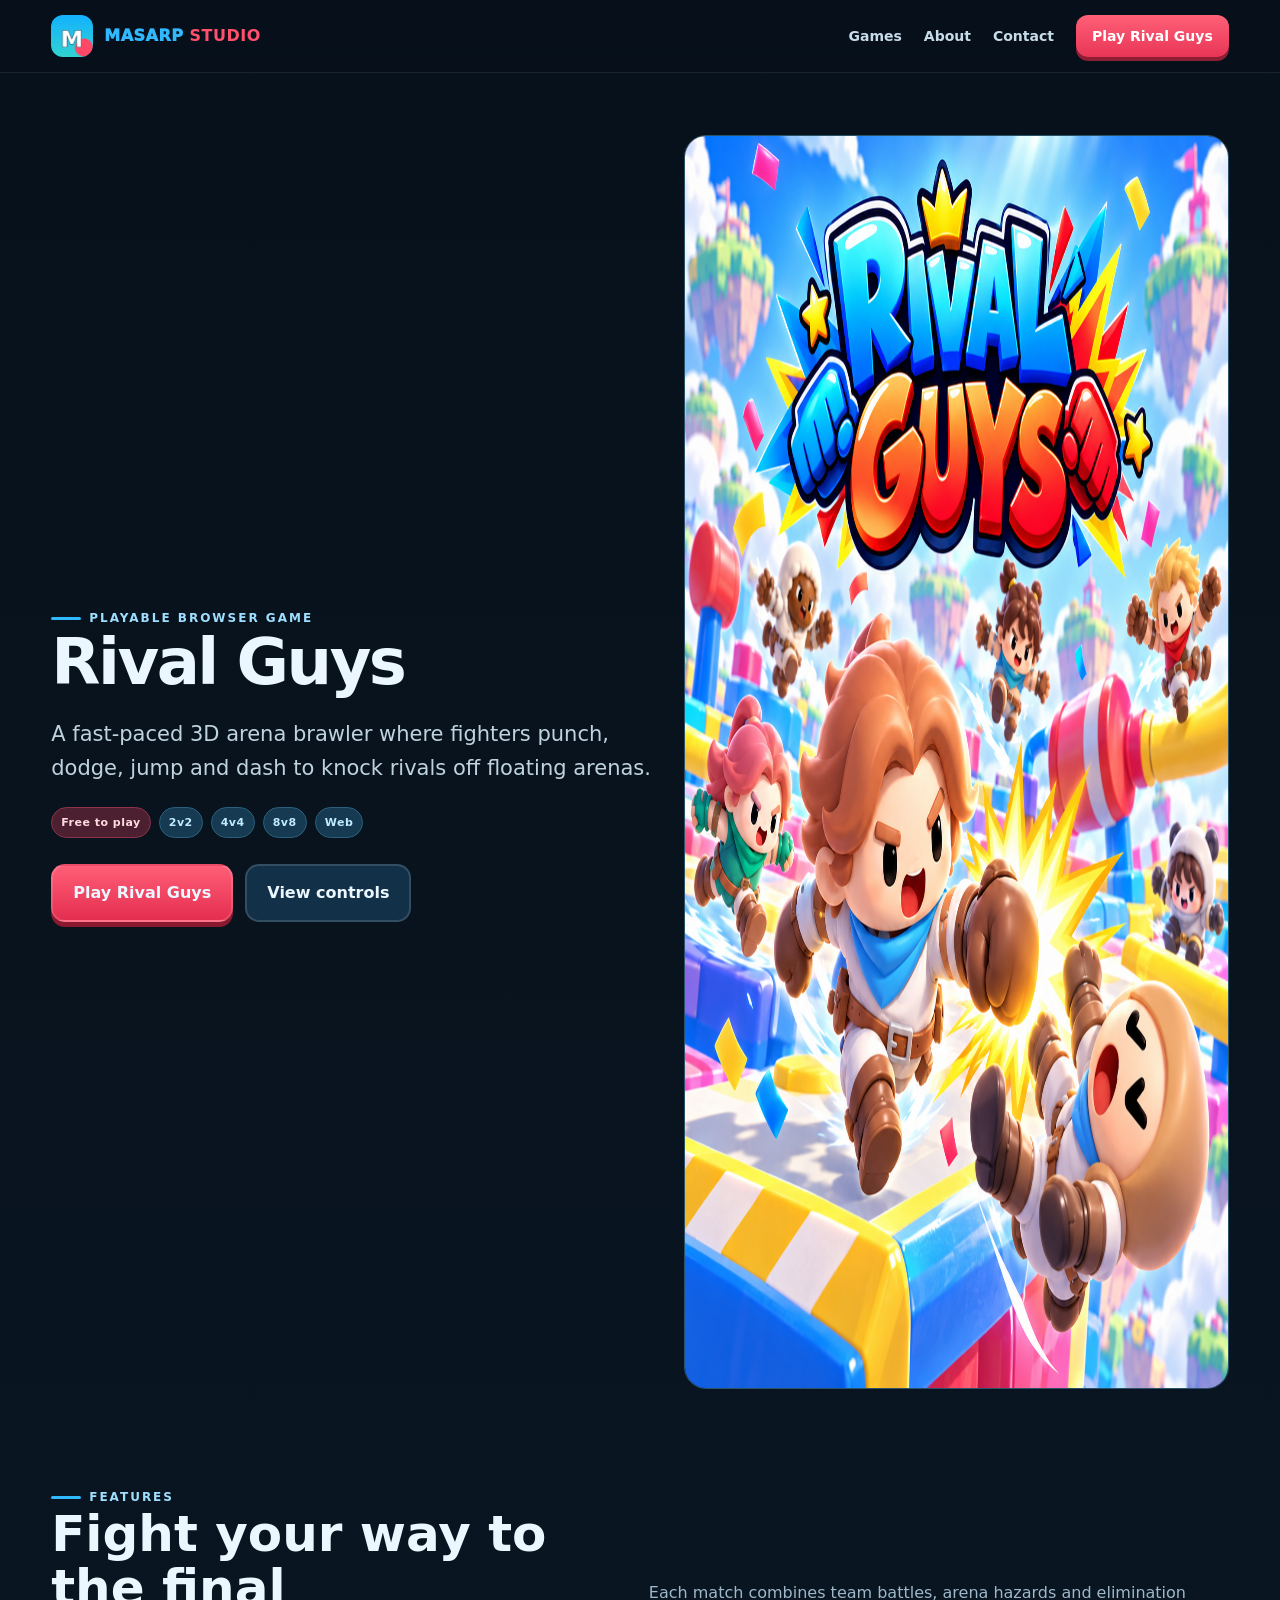
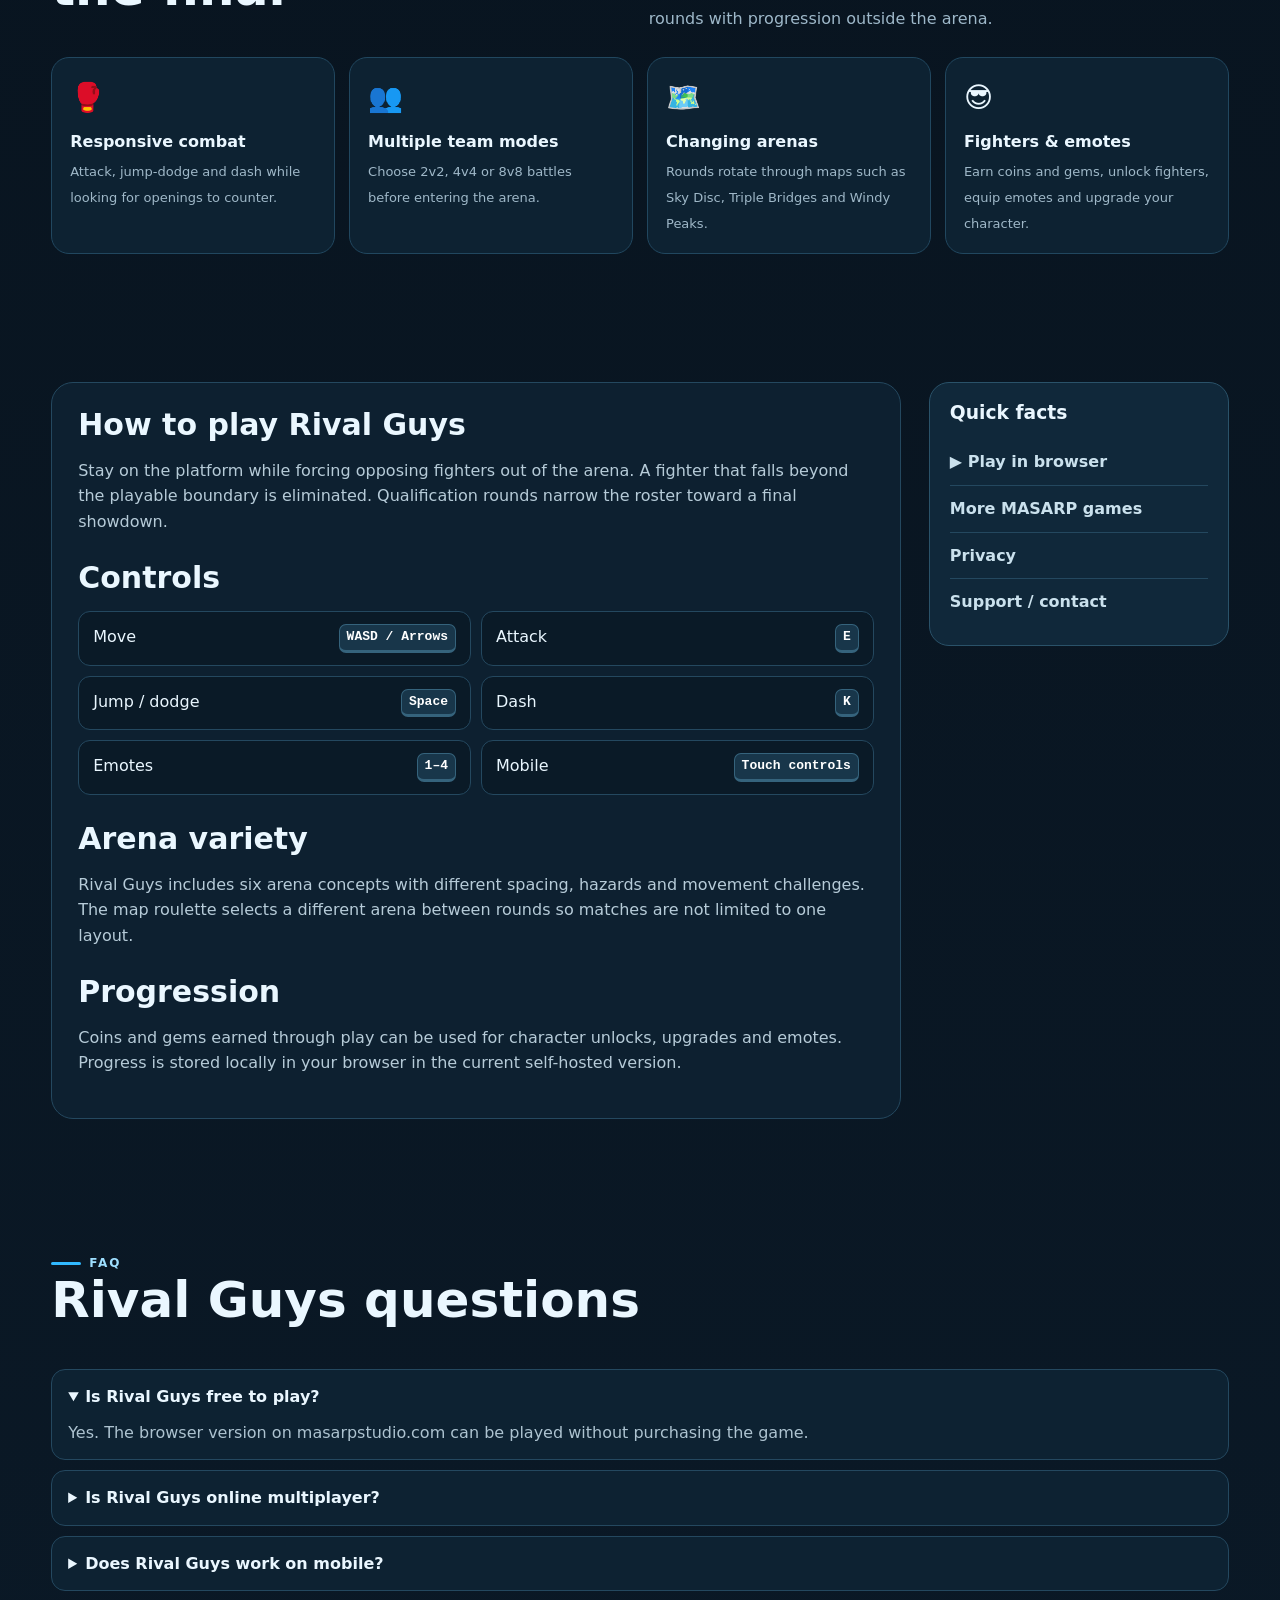
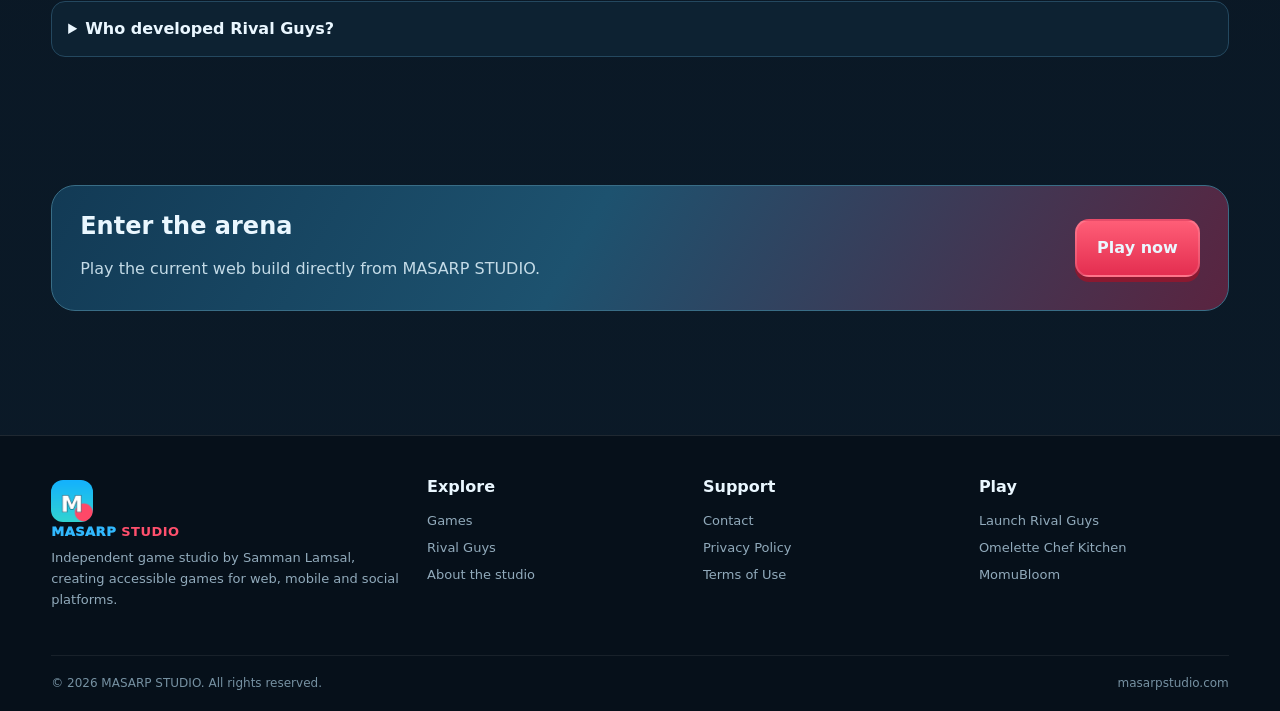
<file: rival-guys.html>
<!doctype html>
<html lang="en">
<head>
<meta charset="utf-8">
<meta name="viewport" content="width=device-width,initial-scale=1">
<title>Rival Guys — Play the 3D Arena Brawler | MASARP STUDIO</title>
<meta name="description" content="Play Rival Guys, a fast-paced 3D arena brawler by MASARP STUDIO. Fight in 2v2, 4v4 or 8v8 battles, dodge attacks, unlock fighters and survive changing arenas.">
<meta name="robots" content="index,follow,max-image-preview:large,max-snippet:-1,max-video-preview:-1">
<link rel="canonical" href="https://masarpstudio.com/rival-guys.html">
<meta property="og:type" content="website">
<meta property="og:site_name" content="MASARP STUDIO">
<meta property="og:title" content="Rival Guys — Play the 3D Arena Brawler | MASARP STUDIO">
<meta property="og:description" content="Play Rival Guys, a fast-paced 3D arena brawler by MASARP STUDIO. Fight in 2v2, 4v4 or 8v8 battles, dodge attacks, unlock fighters and survive changing arenas.">
<meta property="og:url" content="https://masarpstudio.com/rival-guys.html">
<meta property="og:image" content="https://masarpstudio.com/site-assets/rival-guys-landscape.png">
<meta name="twitter:card" content="summary_large_image">
<meta name="twitter:title" content="Rival Guys — Play the 3D Arena Brawler | MASARP STUDIO">
<meta name="twitter:description" content="Play Rival Guys, a fast-paced 3D arena brawler by MASARP STUDIO. Fight in 2v2, 4v4 or 8v8 battles, dodge attacks, unlock fighters and survive changing arenas.">
<meta name="twitter:image" content="https://masarpstudio.com/site-assets/rival-guys-landscape.png">
<meta name="theme-color" content="#07111b">
<link rel="icon" href="favicon.ico" sizes="any">
<link rel="icon" type="image/png" href="favicon-48.png" sizes="48x48">
<link rel="apple-touch-icon" href="apple-touch-icon.png">
<link rel="manifest" href="site.webmanifest">
<link rel="stylesheet" href="site-css/site.css">
<script type="application/ld+json">{
"@context":"https://schema.org","@type":["VideoGame","WebApplication"],"name":"Rival Guys","url":"https://masarpstudio.com/rival-guys.html","image":"https://masarpstudio.com/site-assets/rival-guys-landscape.png","description":"Fast-paced 3D arena brawler with 2v2, 4v4 and 8v8 battles across changing floating arenas.","applicationCategory":"GameApplication","operatingSystem":"Web browser","browserRequirements":"Requires JavaScript and WebGL","author":{"@id":"https://masarpstudio.com/#organization"},"publisher":{"@id":"https://masarpstudio.com/#organization"},"offers":{"@type":"Offer","price":"0","priceCurrency":"USD"},"genre":["Action","Arcade","Arena brawler"],"playMode":"SinglePlayer"}</script>
</head><body><a class="skip" href="#main">Skip to content</a>
<header class="site-header"><div class="wrap nav">
<a class="logo" href="index.html" aria-label="MASARP STUDIO home"><img src="site-assets/masarp-logo-192.png" alt="MASARP STUDIO logo"><div><span>MASARP</span> <b>STUDIO</b></div></a>
<nav class="nav-links" aria-label="Main navigation"><a href="games.html">Games</a><a href="about.html">About</a><a href="contact.html">Contact</a><a class="nav-cta" href="rival-guys.html">Play Rival Guys</a></nav>
</div></header><main id="main"><div class="wrap page-hero rival-hero"><div><div class="eyebrow">Playable browser game</div><h1>Rival Guys</h1><p class="lead">A fast-paced 3D arena brawler where fighters punch, dodge, jump and dash to knock rivals off floating arenas.</p><div class="tag-row"><span class="tag hot">Free to play</span><span class="tag">2v2</span><span class="tag">4v4</span><span class="tag">8v8</span><span class="tag">Web</span></div><div class="actions"><a class="btn primary" href="play-rival-guys.html">Play Rival Guys</a><a class="btn secondary" href="#controls">View controls</a></div></div><img src="site-assets/rival-guys-square.png" width="1254" height="1254" alt="Rival Guys cover art with colorful arena fighters"></div>
<section><div class="wrap"><div class="section-head"><div><div class="eyebrow">Features</div><h2>Fight your way to the final</h2></div><p>Each match combines team battles, arena hazards and elimination rounds with progression outside the arena.</p></div><div class="feature-grid"><div class="feature"><div class="icon">🥊</div><b>Responsive combat</b><span>Attack, jump-dodge and dash while looking for openings to counter.</span></div><div class="feature"><div class="icon">👥</div><b>Multiple team modes</b><span>Choose 2v2, 4v4 or 8v8 battles before entering the arena.</span></div><div class="feature"><div class="icon">🗺️</div><b>Changing arenas</b><span>Rounds rotate through maps such as Sky Disc, Triple Bridges and Windy Peaks.</span></div><div class="feature"><div class="icon">😎</div><b>Fighters & emotes</b><span>Earn coins and gems, unlock fighters, equip emotes and upgrade your character.</span></div></div></div></section>
<section id="controls"><div class="wrap page-grid"><article class="content-card"><h2>How to play Rival Guys</h2><p>Stay on the platform while forcing opposing fighters out of the arena. A fighter that falls beyond the playable boundary is eliminated. Qualification rounds narrow the roster toward a final showdown.</p><h2>Controls</h2><div class="controls"><div class="control"><span>Move</span><kbd>WASD / Arrows</kbd></div><div class="control"><span>Attack</span><kbd>E</kbd></div><div class="control"><span>Jump / dodge</span><kbd>Space</kbd></div><div class="control"><span>Dash</span><kbd>K</kbd></div><div class="control"><span>Emotes</span><kbd>1–4</kbd></div><div class="control"><span>Mobile</span><kbd>Touch controls</kbd></div></div><h2>Arena variety</h2><p>Rival Guys includes six arena concepts with different spacing, hazards and movement challenges. The map roulette selects a different arena between rounds so matches are not limited to one layout.</p><h2>Progression</h2><p>Coins and gems earned through play can be used for character unlocks, upgrades and emotes. Progress is stored locally in your browser in the current self-hosted version.</p></article><aside class="side-card"><h3>Quick facts</h3><a href="play-rival-guys.html">▶ Play in browser</a><a href="games.html">More MASARP games</a><a href="privacy.html">Privacy</a><a href="contact.html">Support / contact</a></aside></div></section>
<section><div class="wrap"><div class="section-head"><div><div class="eyebrow">FAQ</div><h2>Rival Guys questions</h2></div></div><div class="faq"><details open><summary>Is Rival Guys free to play?</summary><p>Yes. The browser version on masarpstudio.com can be played without purchasing the game.</p></details><details><summary>Is Rival Guys online multiplayer?</summary><p>The current version uses simulated opponents rather than real online matchmaking. Its player architecture is designed so networking can be added later without changing the core game loop.</p></details><details><summary>Does Rival Guys work on mobile?</summary><p>The web build includes touch controls and mobile UI layouts. Performance depends on the browser and device’s WebGL capability.</p></details><details><summary>Who developed Rival Guys?</summary><p>Rival Guys is developed by Samman Lamsal under MASARP STUDIO.</p></details></div></div></section>
<section><div class="wrap play-banner"><div><h2>Enter the arena</h2><p>Play the current web build directly from MASARP STUDIO.</p></div><a class="btn primary" href="play-rival-guys.html">Play now</a></div></section></main><footer class="site-footer"><div class="wrap footer-grid">
<div><a class="logo" href="index.html"><img src="site-assets/masarp-logo-192.png" alt=""><div><span>MASARP</span> <b>STUDIO</b></div></a><p>Independent game studio by Samman Lamsal, creating accessible games for web, mobile and social platforms.</p></div>
<div><h4>Explore</h4><a href="games.html">Games</a><a href="rival-guys.html">Rival Guys</a><a href="about.html">About the studio</a></div>
<div><h4>Support</h4><a href="contact.html">Contact</a><a href="privacy.html">Privacy Policy</a><a href="terms.html">Terms of Use</a></div>
<div><h4>Play</h4><a href="play-rival-guys.html">Launch Rival Guys</a><a href="https://play.google.com/store/apps/details?id=com.Masarp.Omletter" rel="noopener">Omelette Chef Kitchen</a><a href="https://play.google.com/store/apps/details?id=com.masarpstudio.momubloom" rel="noopener">MomuBloom</a></div>
</div><div class="wrap footer-bottom"><span>© 2026 MASARP STUDIO. All rights reserved.</span><span>masarpstudio.com</span></div></footer></body></html>
</file>
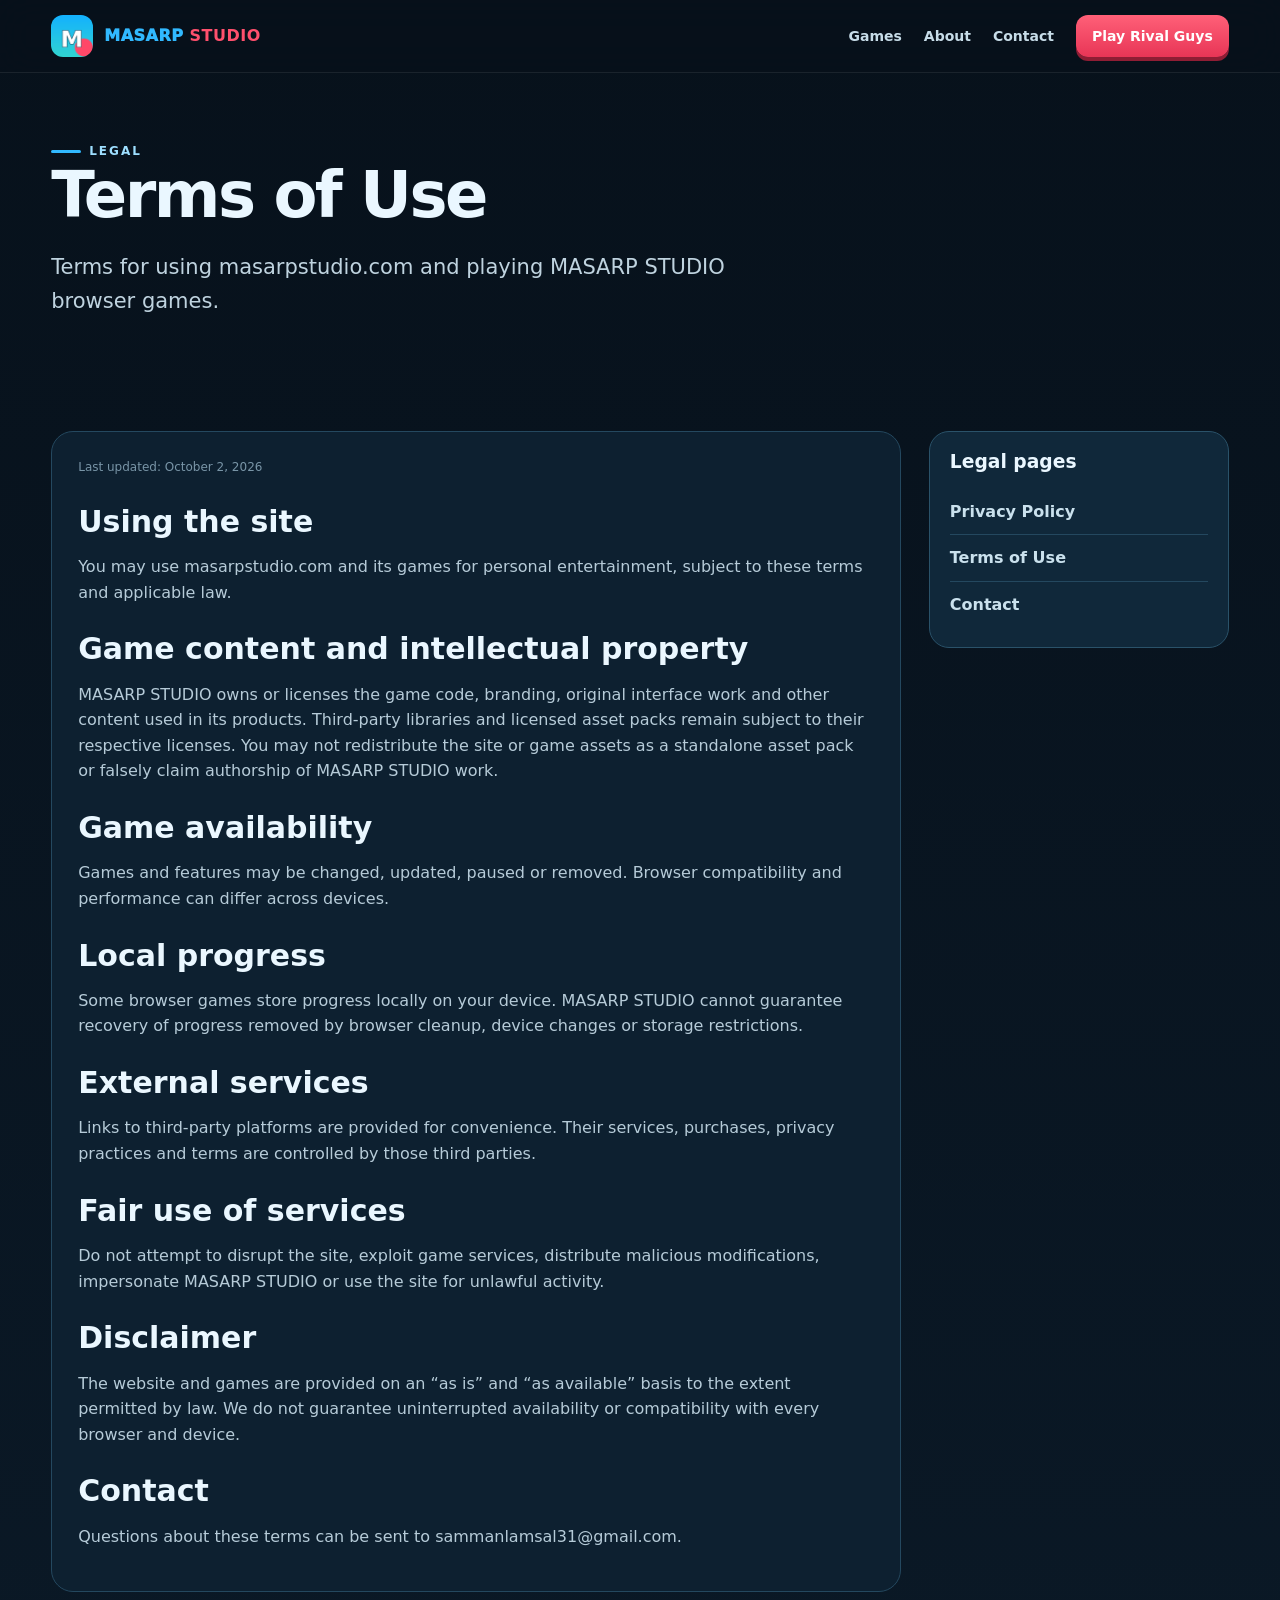
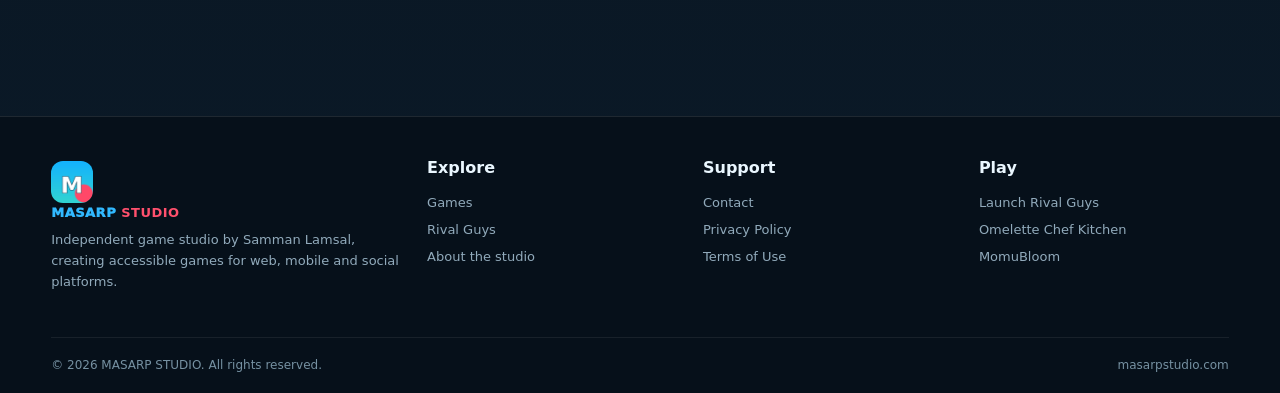
<file: terms.html>
<!doctype html>
<html lang="en">
<head>
<meta charset="utf-8">
<meta name="viewport" content="width=device-width,initial-scale=1">
<title>Terms of Use — MASARP STUDIO</title>
<meta name="description" content="Terms of use for masarpstudio.com, Rival Guys and other MASARP STUDIO browser content.">
<meta name="robots" content="index,follow,max-image-preview:large,max-snippet:-1,max-video-preview:-1">
<link rel="canonical" href="https://masarpstudio.com/terms.html">
<meta property="og:type" content="website">
<meta property="og:site_name" content="MASARP STUDIO">
<meta property="og:title" content="Terms of Use — MASARP STUDIO">
<meta property="og:description" content="Terms of use for masarpstudio.com, Rival Guys and other MASARP STUDIO browser content.">
<meta property="og:url" content="https://masarpstudio.com/terms.html">
<meta property="og:image" content="https://masarpstudio.com/site-assets/rival-guys-landscape.png">
<meta name="twitter:card" content="summary_large_image">
<meta name="twitter:title" content="Terms of Use — MASARP STUDIO">
<meta name="twitter:description" content="Terms of use for masarpstudio.com, Rival Guys and other MASARP STUDIO browser content.">
<meta name="twitter:image" content="https://masarpstudio.com/site-assets/rival-guys-landscape.png">
<meta name="theme-color" content="#07111b">
<link rel="icon" href="favicon.ico" sizes="any">
<link rel="icon" type="image/png" href="favicon-48.png" sizes="48x48">
<link rel="apple-touch-icon" href="apple-touch-icon.png">
<link rel="manifest" href="site.webmanifest">
<link rel="stylesheet" href="site-css/site.css">

</head><body><a class="skip" href="#main">Skip to content</a>
<header class="site-header"><div class="wrap nav">
<a class="logo" href="index.html" aria-label="MASARP STUDIO home"><img src="site-assets/masarp-logo-192.png" alt="MASARP STUDIO logo"><div><span>MASARP</span> <b>STUDIO</b></div></a>
<nav class="nav-links" aria-label="Main navigation"><a href="games.html">Games</a><a href="about.html">About</a><a href="contact.html">Contact</a><a class="nav-cta" href="rival-guys.html">Play Rival Guys</a></nav>
</div></header><main id="main"><div class="wrap page-hero"><div class="eyebrow">Legal</div><h1>Terms of Use</h1><p class="lead">Terms for using masarpstudio.com and playing MASARP STUDIO browser games.</p></div><section><div class="wrap page-grid"><article class="content-card"><div class="legal-date">Last updated: October 2, 2026</div><h2>Using the site</h2><p>You may use masarpstudio.com and its games for personal entertainment, subject to these terms and applicable law.</p><h2>Game content and intellectual property</h2><p>MASARP STUDIO owns or licenses the game code, branding, original interface work and other content used in its products. Third-party libraries and licensed asset packs remain subject to their respective licenses. You may not redistribute the site or game assets as a standalone asset pack or falsely claim authorship of MASARP STUDIO work.</p><h2>Game availability</h2><p>Games and features may be changed, updated, paused or removed. Browser compatibility and performance can differ across devices.</p><h2>Local progress</h2><p>Some browser games store progress locally on your device. MASARP STUDIO cannot guarantee recovery of progress removed by browser cleanup, device changes or storage restrictions.</p><h2>External services</h2><p>Links to third-party platforms are provided for convenience. Their services, purchases, privacy practices and terms are controlled by those third parties.</p><h2>Fair use of services</h2><p>Do not attempt to disrupt the site, exploit game services, distribute malicious modifications, impersonate MASARP STUDIO or use the site for unlawful activity.</p><h2>Disclaimer</h2><p>The website and games are provided on an “as is” and “as available” basis to the extent permitted by law. We do not guarantee uninterrupted availability or compatibility with every browser and device.</p><h2>Contact</h2><p>Questions about these terms can be sent to <a href="mailto:sammanlamsal31@gmail.com">sammanlamsal31@gmail.com</a>.</p></article><aside class="side-card"><h3>Legal pages</h3><a href="privacy.html">Privacy Policy</a><a href="terms.html">Terms of Use</a><a href="contact.html">Contact</a></aside></div></section></main><footer class="site-footer"><div class="wrap footer-grid">
<div><a class="logo" href="index.html"><img src="site-assets/masarp-logo-192.png" alt=""><div><span>MASARP</span> <b>STUDIO</b></div></a><p>Independent game studio by Samman Lamsal, creating accessible games for web, mobile and social platforms.</p></div>
<div><h4>Explore</h4><a href="games.html">Games</a><a href="rival-guys.html">Rival Guys</a><a href="about.html">About the studio</a></div>
<div><h4>Support</h4><a href="contact.html">Contact</a><a href="privacy.html">Privacy Policy</a><a href="terms.html">Terms of Use</a></div>
<div><h4>Play</h4><a href="play-rival-guys.html">Launch Rival Guys</a><a href="https://play.google.com/store/apps/details?id=com.Masarp.Omletter" rel="noopener">Omelette Chef Kitchen</a><a href="https://play.google.com/store/apps/details?id=com.masarpstudio.momubloom" rel="noopener">MomuBloom</a></div>
</div><div class="wrap footer-bottom"><span>© 2026 MASARP STUDIO. All rights reserved.</span><span>masarpstudio.com</span></div></footer></body></html>
</file>
<file: site-css/site.css>
:root{
  --bg:#08131f;--panel:#10283a;--panel2:#0d2030;--ink:#eaf7ff;--muted:#9eb8c9;
  --blue:#31b9ff;--red:#ff506d;--yellow:#ffd84d;--line:#24485f;--white:#fff;
}
*{box-sizing:border-box}html{scroll-behavior:smooth}body{margin:0;background:linear-gradient(180deg,#07111b 0%,#0b1a28 100%);color:var(--ink);font-family:Inter,ui-sans-serif,system-ui,-apple-system,BlinkMacSystemFont,"Segoe UI",sans-serif;line-height:1.6}
a{color:inherit;text-decoration:none}img{max-width:100%;display:block}button{font:inherit}.wrap{width:min(1180px,92vw);margin:auto}.site-header{position:sticky;top:0;z-index:50;background:rgba(7,17,27,.86);backdrop-filter:blur(18px);border-bottom:1px solid rgba(255,255,255,.08)}.nav{min-height:72px;display:flex;align-items:center;gap:24px}.logo{display:flex;align-items:center;gap:11px;font-weight:1000;letter-spacing:.5px}.logo img{width:42px;height:42px;border-radius:12px}.logo span{color:var(--blue)}.logo b{color:var(--red)}.nav-links{margin-left:auto;display:flex;align-items:center;gap:22px;color:#c7dce8;font-weight:700;font-size:14px}.nav-links a:hover{color:#fff}.nav-cta{padding:10px 16px;border-radius:12px;background:linear-gradient(180deg,#ff6078,#e83556);box-shadow:0 4px 0 #8f1d34;color:white!important}.hero{padding:74px 0 42px;display:grid;grid-template-columns:1.05fr .95fr;gap:44px;align-items:center}.eyebrow{display:inline-flex;gap:8px;align-items:center;font-size:12px;font-weight:900;letter-spacing:2px;color:#9edfff;text-transform:uppercase}.eyebrow:before{content:"";width:30px;height:3px;border-radius:4px;background:var(--blue)}h1,h2,h3{line-height:1.08;margin:0 0 16px}h1{font-size:clamp(44px,6vw,82px);letter-spacing:-2.5px}h1 .accent{color:var(--blue)}.lead{font-size:clamp(17px,2vw,21px);color:#bfd3df;max-width:720px}.hero-actions,.actions{display:flex;gap:12px;flex-wrap:wrap;margin-top:26px}.btn{display:inline-flex;align-items:center;justify-content:center;padding:14px 20px;border-radius:14px;border:2px solid rgba(255,255,255,.14);font-weight:900}.btn.primary{background:linear-gradient(180deg,#ff5e77,#e42e50);box-shadow:0 5px 0 #8a1930}.btn.secondary{background:#123048}.hero-card{border:1px solid rgba(255,255,255,.12);padding:10px;background:#0b1c2a;border-radius:26px;box-shadow:0 30px 70px rgba(0,0,0,.35);transform:rotate(1deg)}.hero-card img{aspect-ratio:16/9;object-fit:cover;border-radius:18px}.stats{display:grid;grid-template-columns:repeat(3,1fr);gap:10px;margin-top:24px}.stat{background:#0f2638;border:1px solid #23465c;border-radius:16px;padding:15px}.stat b{display:block;font-size:22px;color:#fff}.stat span{font-size:12px;color:var(--muted)}section{padding:64px 0}.section-head{display:flex;justify-content:space-between;align-items:end;gap:20px;margin-bottom:26px}.section-head h2{font-size:clamp(30px,4vw,50px)}.section-head p{max-width:580px;color:var(--muted);margin:0}.cards{display:grid;grid-template-columns:repeat(3,1fr);gap:18px}.card{background:linear-gradient(180deg,#10283a,#0d2030);border:1px solid #24485f;border-radius:22px;padding:22px;box-shadow:0 18px 40px rgba(0,0,0,.16)}.card h3{font-size:22px}.card p{color:#aac0cf;margin:0}.game-card{padding:0;overflow:hidden}.game-card img{width:100%;aspect-ratio:16/9;object-fit:cover}.game-card .body{padding:22px}.tag-row{display:flex;gap:8px;flex-wrap:wrap;margin:10px 0 16px}.tag{font-size:11px;font-weight:900;letter-spacing:.5px;padding:6px 9px;border-radius:999px;background:#153a52;color:#bfeaff;border:1px solid #2a607c}.tag.hot{background:#4c2031;color:#ffdbe1;border-color:#8d334b}.feature-grid{display:grid;grid-template-columns:repeat(4,1fr);gap:14px}.feature{background:#0d2232;border:1px solid #21475f;border-radius:18px;padding:18px}.feature .icon{font-size:28px;margin-bottom:8px}.feature b{display:block;margin-bottom:4px}.feature span{font-size:13px;color:#9fb8c8}.about-grid{display:grid;grid-template-columns:.9fr 1.1fr;gap:28px}.timeline{display:grid;gap:12px}.timeline-item{border-left:3px solid var(--blue);padding:6px 0 6px 16px}.timeline-item b{display:block}.timeline-item span{color:var(--muted);font-size:14px}.page-hero{padding:62px 0 28px}.page-hero h1{font-size:clamp(40px,5vw,68px)}.page-grid{display:grid;grid-template-columns:minmax(0,1fr) 300px;gap:28px;align-items:start}.content-card{background:#0d2030;border:1px solid #24485f;border-radius:22px;padding:26px}.content-card h2{font-size:30px;margin-top:28px}.content-card h2:first-child{margin-top:0}.content-card h3{font-size:20px;margin-top:22px}.content-card p,.content-card li{color:#b6cbd8}.content-card ul{padding-left:20px}.side-card{position:sticky;top:96px;background:#10283a;border:1px solid #2a5269;border-radius:20px;padding:20px}.side-card a{display:block;padding:10px 0;border-bottom:1px solid #24485f;color:#cae1ed;font-weight:700}.side-card a:last-child{border:0}.rival-hero{display:grid;grid-template-columns:1.05fr .95fr;gap:30px;align-items:center}.rival-hero img{border-radius:22px;border:1px solid #2a5269}.controls{display:grid;grid-template-columns:repeat(2,1fr);gap:10px}.control{display:flex;justify-content:space-between;gap:20px;padding:12px 14px;border:1px solid #24485f;border-radius:12px;background:#0a1a27}.control kbd{background:#18364a;border:1px solid #35637c;border-bottom-width:3px;border-radius:7px;padding:2px 7px;font-weight:900;color:white}.faq{display:grid;gap:10px}.faq details{background:#0d2232;border:1px solid #24485f;border-radius:14px;padding:14px 16px}.faq summary{cursor:pointer;font-weight:900}.faq p{margin:10px 0 0;color:#adc3d0}.notice{padding:14px 16px;border-radius:14px;background:#102e40;border:1px solid #2b607c;color:#c7e8f9}.contact-list{display:grid;gap:12px}.contact-line{display:flex;gap:12px;align-items:flex-start;background:#0a1a27;border:1px solid #24485f;border-radius:14px;padding:14px}.site-footer{margin-top:60px;border-top:1px solid rgba(255,255,255,.1);background:#06101a}.footer-grid{padding:38px 0;display:grid;grid-template-columns:1.4fr repeat(3,1fr);gap:26px}.footer-grid h4{margin:0 0 12px}.footer-grid p,.footer-grid a{display:block;color:#91aabb;font-size:13px;margin:6px 0}.footer-bottom{padding:18px 0;border-top:1px solid rgba(255,255,255,.07);display:flex;justify-content:space-between;gap:20px;color:#7691a2;font-size:12px}.skip{position:absolute;left:-9999px}.skip:focus{left:12px;top:12px;background:white;color:#111;padding:10px;z-index:1000}.play-banner{background:linear-gradient(120deg,#123a55,#1d526f 45%,#5a2440);border:1px solid #396d86;border-radius:24px;padding:28px;display:flex;justify-content:space-between;align-items:center;gap:20px}.play-banner p{margin:0;color:#c4dbe7}.legal-date{font-size:12px;color:#7995a7;margin-bottom:18px}
@media(max-width:900px){.hero,.rival-hero,.about-grid,.page-grid{grid-template-columns:1fr}.cards{grid-template-columns:1fr 1fr}.feature-grid{grid-template-columns:1fr 1fr}.side-card{position:static}.footer-grid{grid-template-columns:1fr 1fr}.nav-links a:not(.nav-cta){display:none}.hero{padding-top:48px}.hero-card{transform:none}}
@media(max-width:560px){.cards,.feature-grid,.stats,.controls,.footer-grid{grid-template-columns:1fr}.nav{min-height:64px}.logo img{width:36px;height:36px}.logo{font-size:13px}.nav-cta{font-size:12px;padding:9px 12px}.hero{padding-top:34px}.page-hero{padding-top:40px}.play-banner{align-items:flex-start;flex-direction:column}.footer-bottom{flex-direction:column}}
</file>
